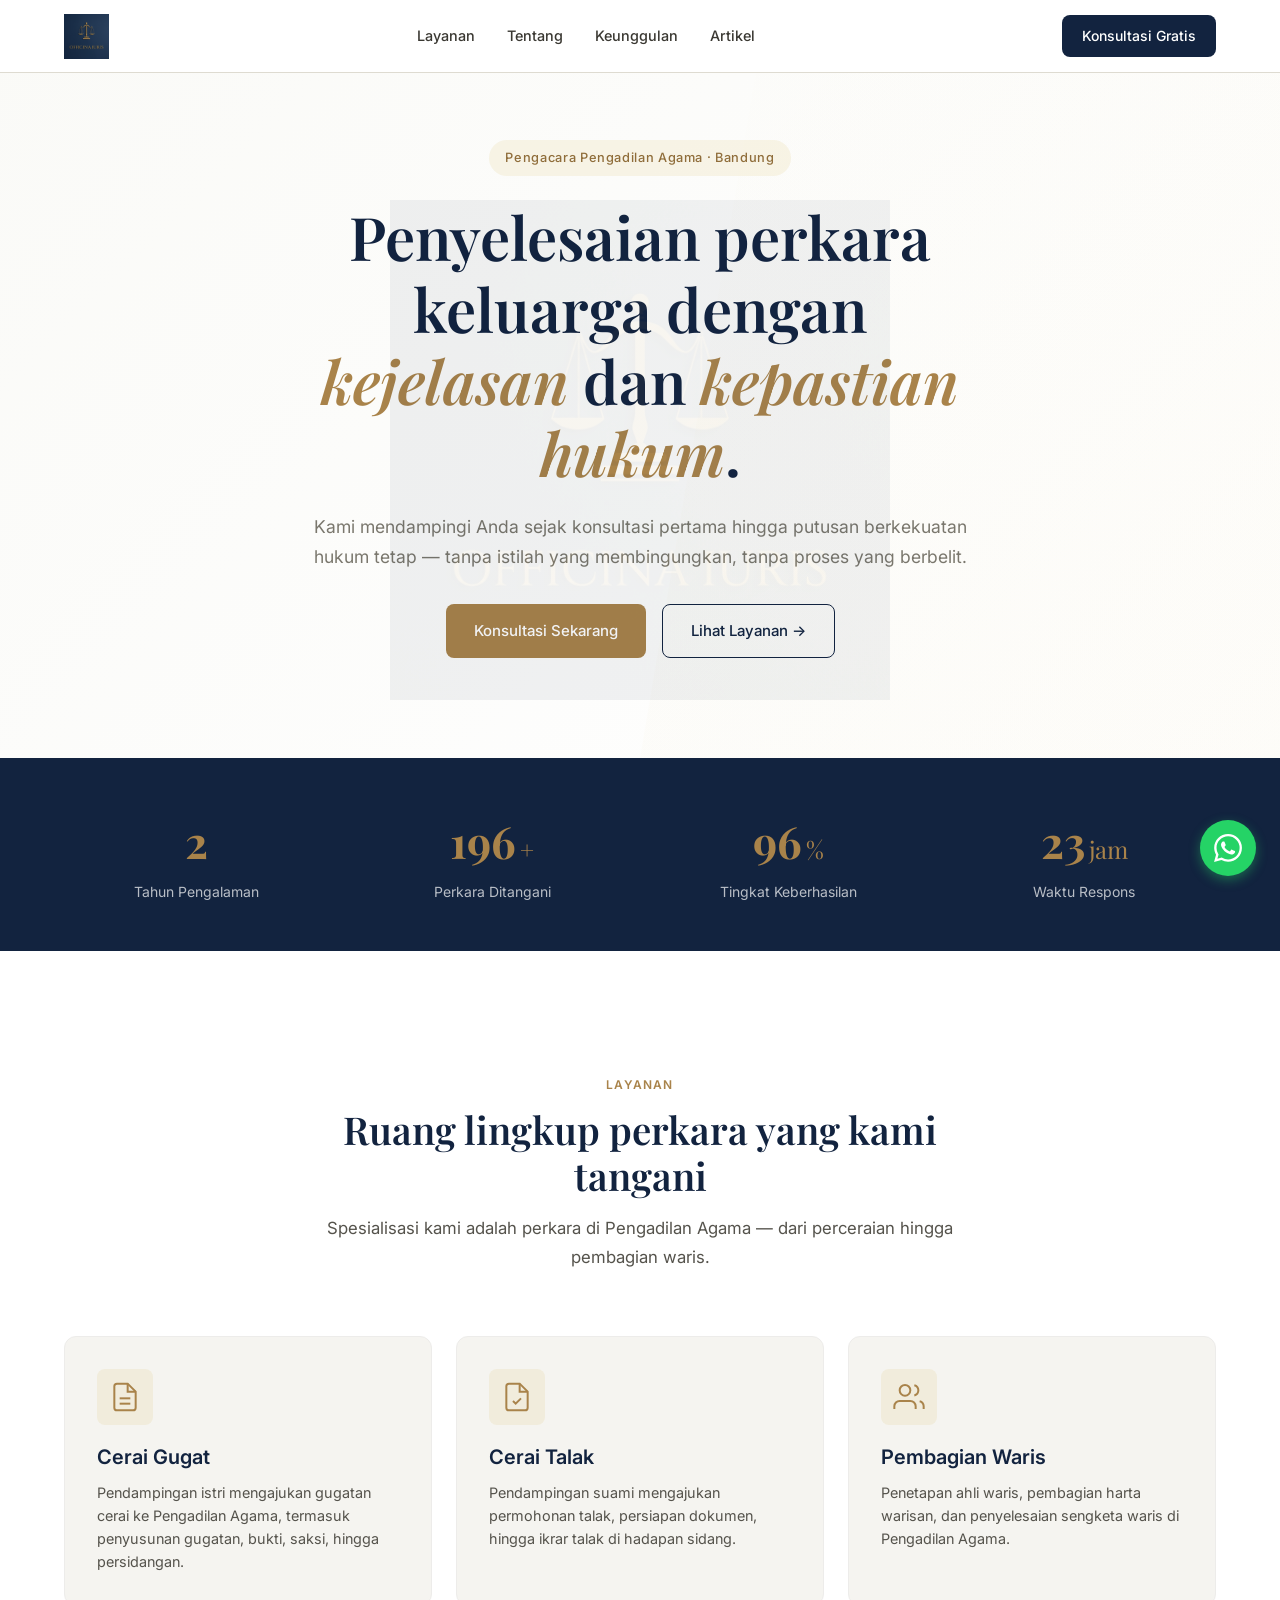
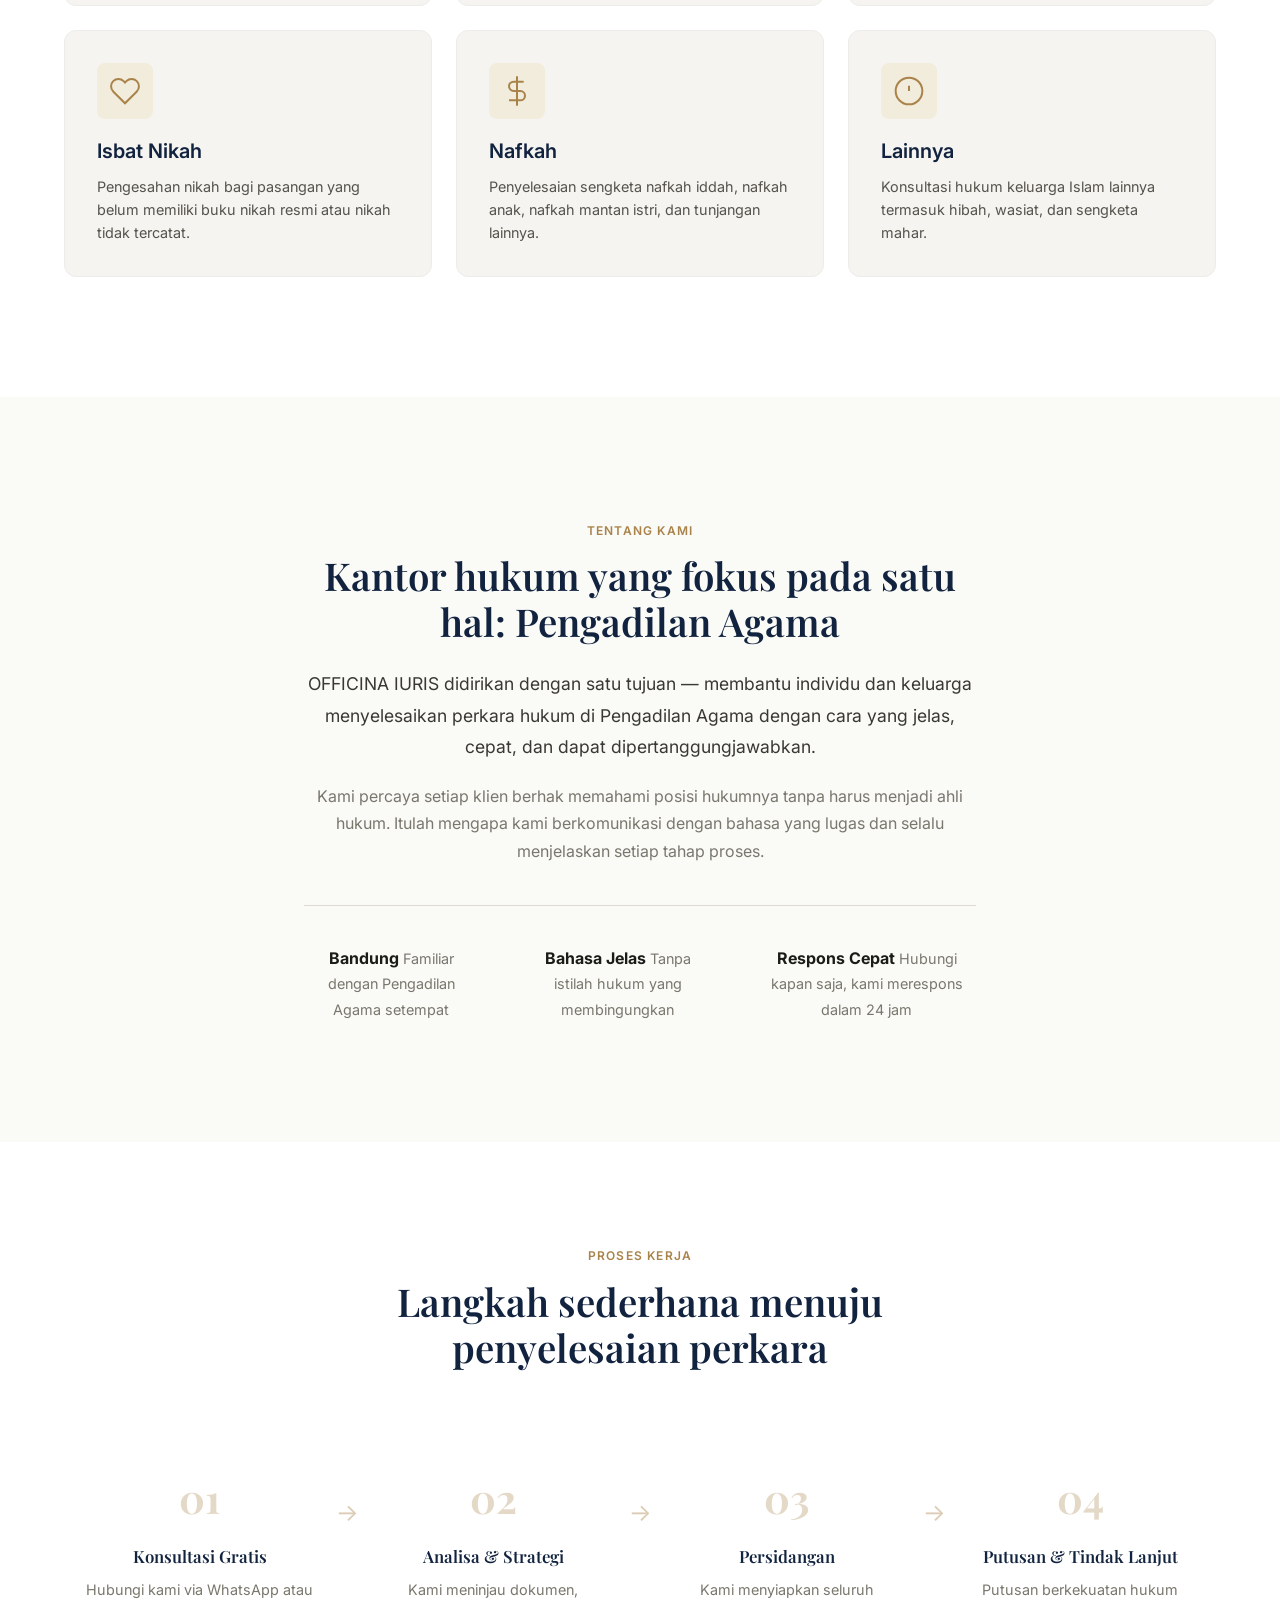
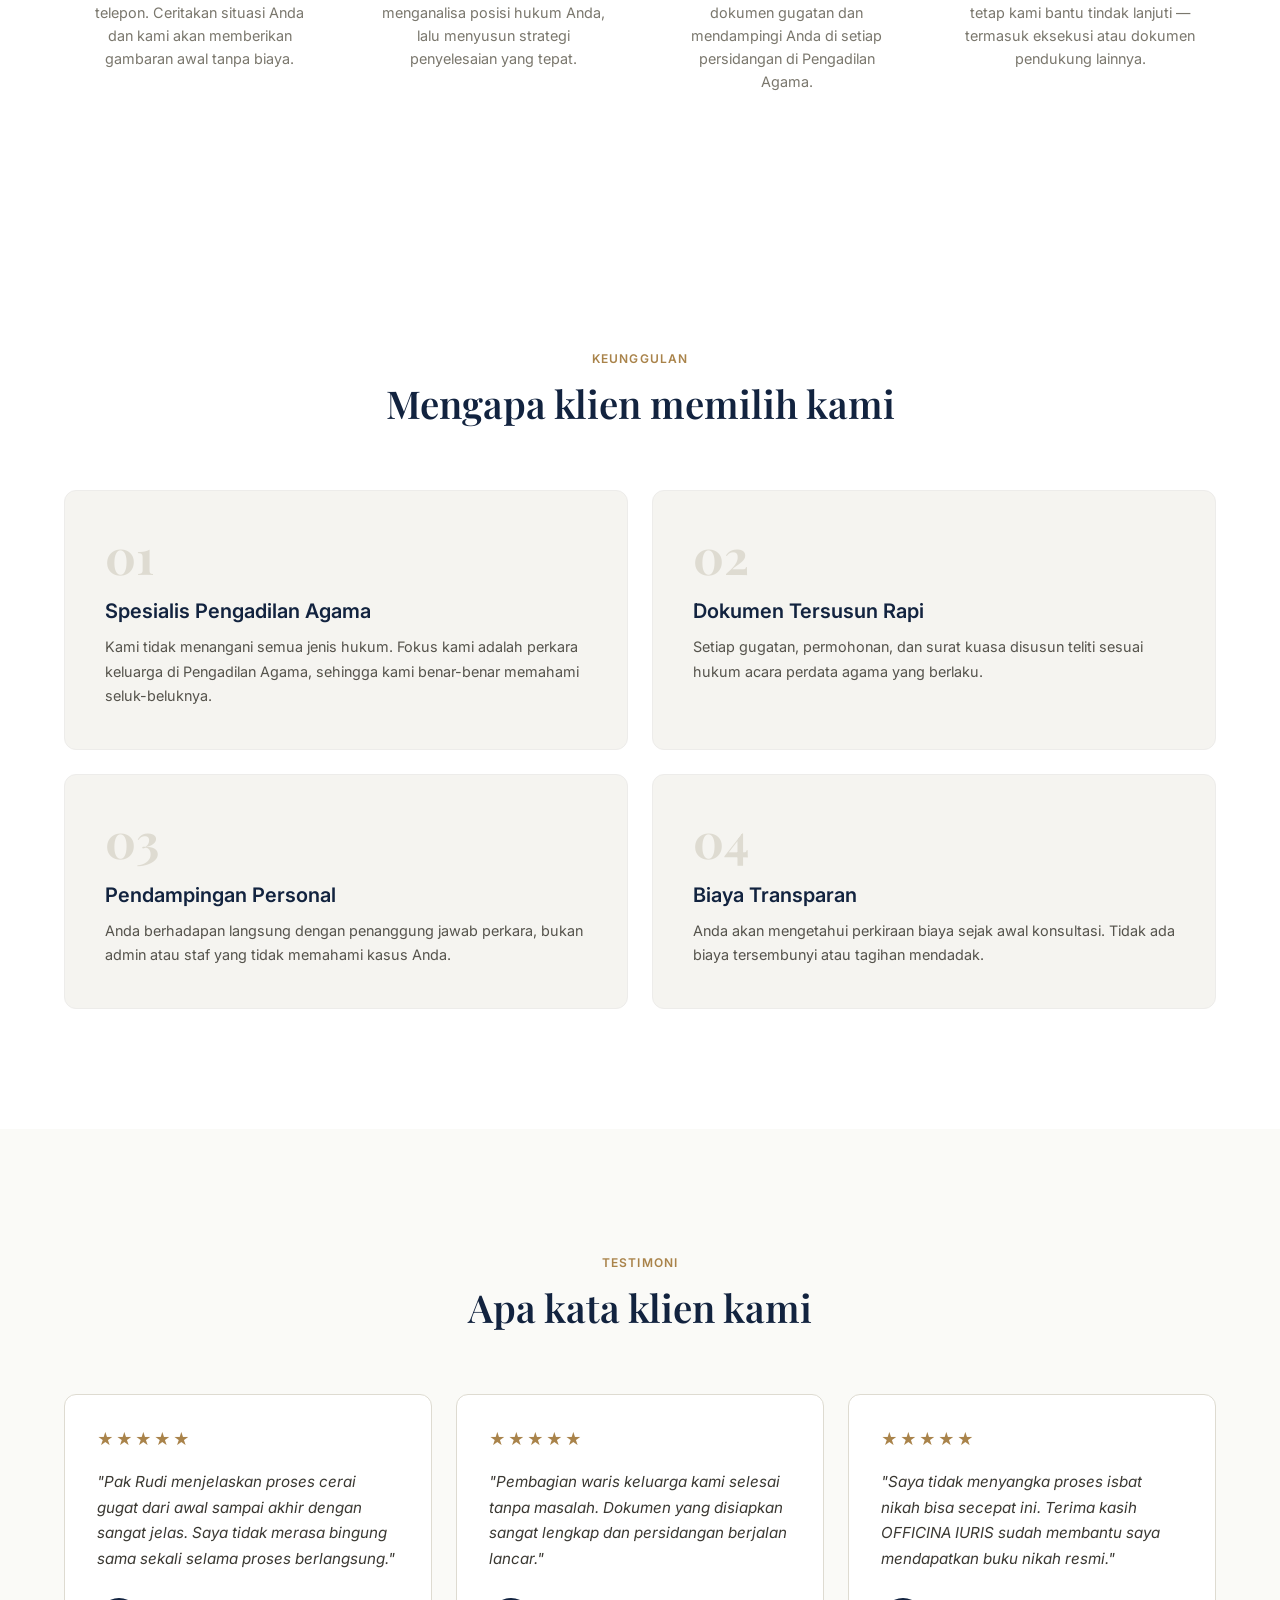
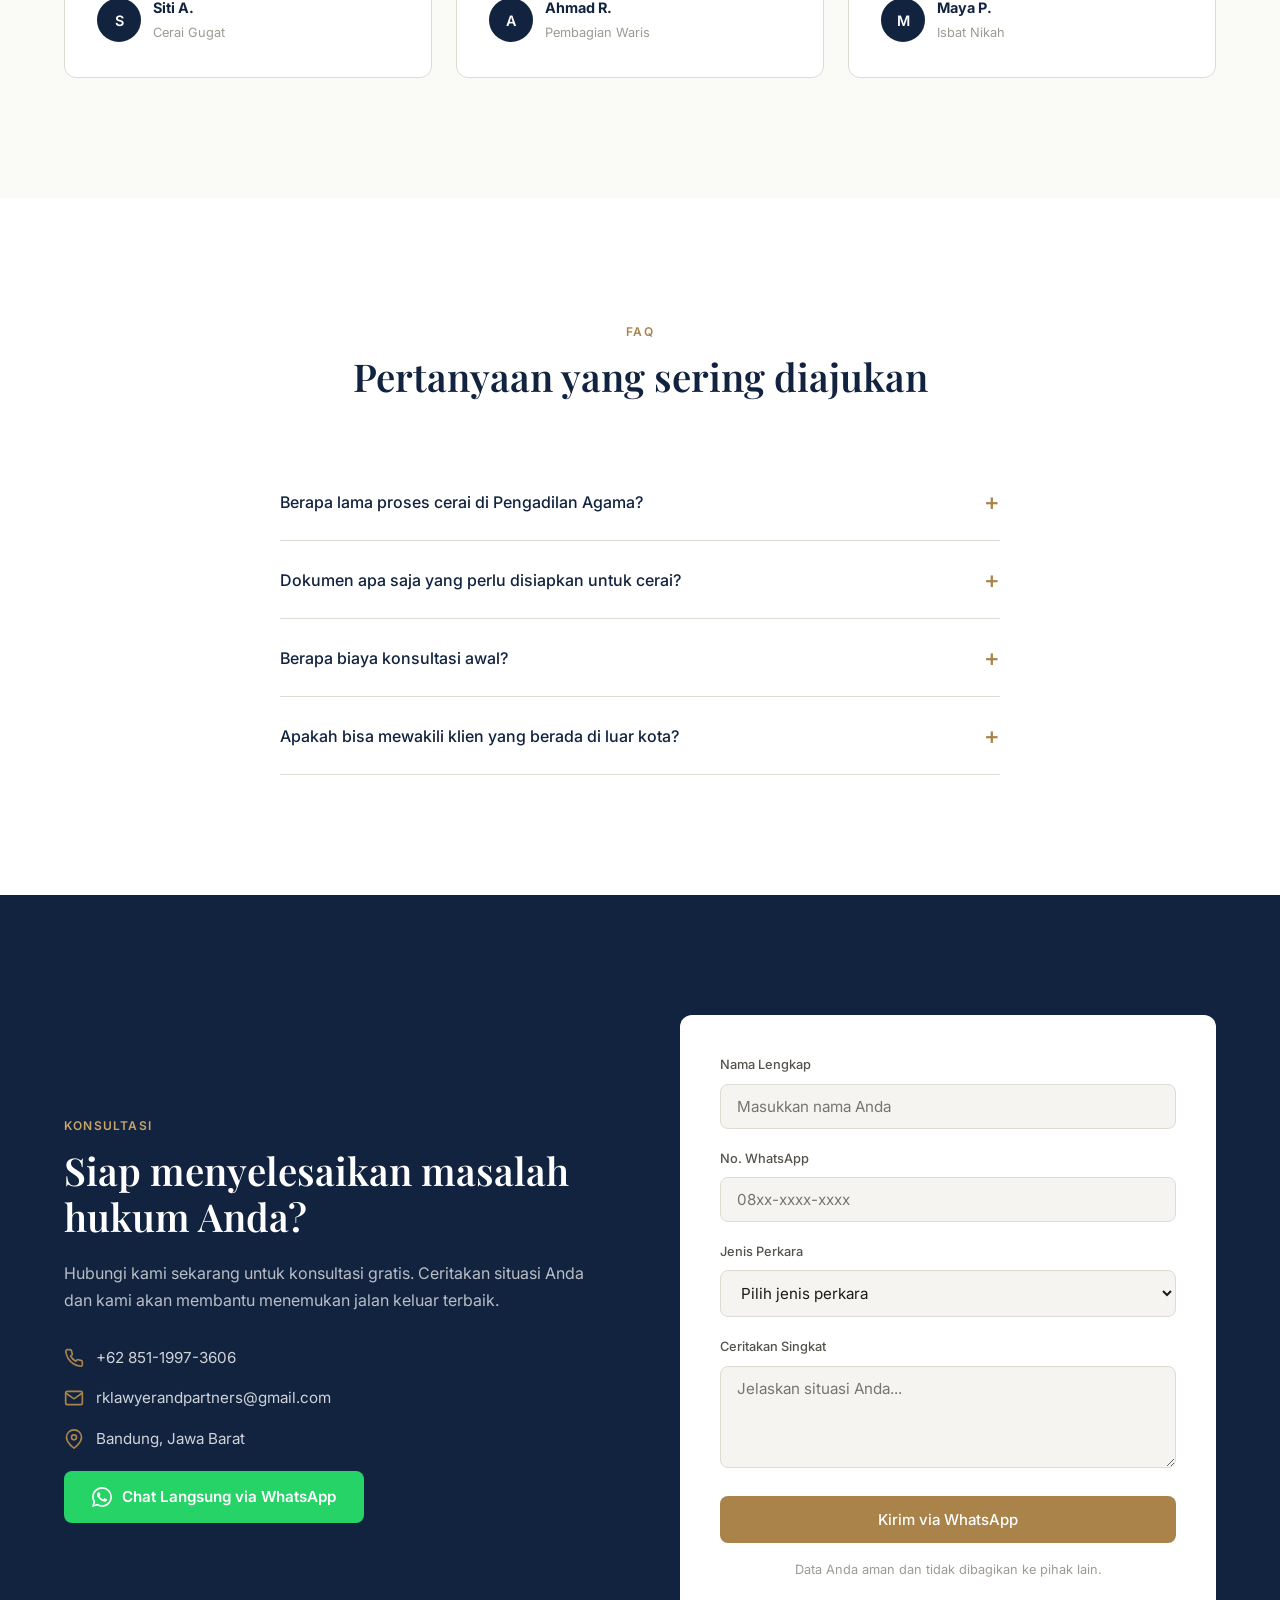
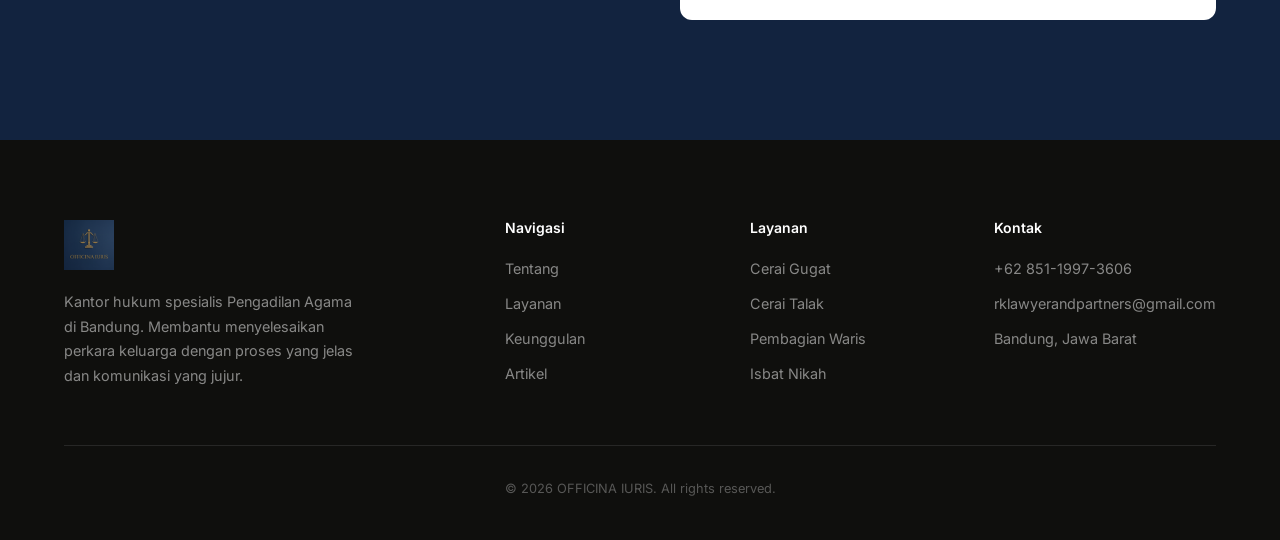
<file: index.html>
<!DOCTYPE html>
<html lang="id">
<head>
<meta charset="UTF-8">
<meta name="viewport" content="width=device-width, initial-scale=1.0">
<title>OFFICINA IURIS — Pengacara Pengadilan Agama Bandung</title>
<meta name="description" content="Kantor hukum spesialis Pengadilan Agama di Bandung. Menangani cerai gugat, cerai talak, waris, isbat nikah, dan nafkah. Konsultasi gratis.">
<meta name="robots" content="index, follow">
<meta name="author" content="OFFICINA IURIS">
<meta name="google-site-verification" content="xKV2wVbsEiU-FIHTuWw6VNLdymQatwwqtccu1oYcPVI">
<link rel="canonical" href="https://officinaiuris.github.io/">

<!-- Open Graph / Facebook -->
<meta property="og:type" content="website">
<meta property="og:url" content="https://officinaiuris.github.io/">
<meta property="og:title" content="OFFICINA IURIS — Pengacara Pengadilan Agama Bandung">
<meta property="og:description" content="Kantor hukum spesialis Pengadilan Agama di Bandung. Menangani cerai gugat, cerai talak, waris, isbat nikah, dan nafkah. Konsultasi gratis.">
<meta property="og:image" content="https://officinaiuris.github.io/Logo/Logo.png">
<meta property="og:locale" content="id_ID">

<!-- Twitter -->
<meta name="twitter:card" content="summary_large_image">
<meta name="twitter:title" content="OFFICINA IURIS — Pengacara Pengadilan Agama Bandung">
<meta name="twitter:description" content="Kantor hukum spesialis Pengadilan Agama di Bandung. Menangani cerai gugat, cerai talak, waris, isbat nikah, dan nafkah.">
<meta name="twitter:image" content="https://officinaiuris.github.io/Logo/Logo.png">

<!-- Fonts -->
<link rel="preconnect" href="https://fonts.googleapis.com">
<link rel="preconnect" href="https://fonts.gstatic.com" crossorigin>
<link href="https://fonts.googleapis.com/css2?family=Playfair+Display:ital,wght@0,400;0,600;0,700;1,400&family=Inter:wght@300;400;500;600&display=swap" rel="stylesheet">

<!-- CSS -->
<link rel="stylesheet" href="style.css">

<!-- Structured Data -->
<script type="application/ld+json">
{
  "@context": "https://schema.org",
  "@type": "LegalService",
  "name": "OFFICINA IURIS",
  "description": "Kantor hukum spesialis Pengadilan Agama di Bandung. Menangani cerai gugat, cerai talak, waris, isbat nikah, dan nafkah.",
  "url": "https://officinaiuris.github.io",
  "logo": "https://officinaiuris.github.io/Logo/Logo.png",
  "telephone": "+6285119973606",
  "email": "rklawyerandpartners@gmail.com",
  "address": {
    "@type": "PostalAddress",
    "addressLocality": "Bandung",
    "addressRegion": "Jawa Barat",
    "addressCountry": "ID"
  },
  "geo": {
    "@type": "GeoCoordinates",
    "latitude": -6.9175,
    "longitude": 107.6191
  },
  "areaServed": {
    "@type": "City",
    "name": "Bandung"
  },
  "serviceType": ["Cerai Gugat", "Cerai Talak", "Pembagian Waris", "Isbat Nikah", "Nafkah"],
  "priceRange": "$$",
  "openingHoursSpecification": [
    {
      "@type": "OpeningHoursSpecification",
      "dayOfWeek": ["Monday", "Tuesday", "Wednesday", "Thursday", "Friday"],
      "opens": "09:00",
      "closes": "17:00"
    }
  ]
}
</script>
</head>
<body>

<div class="site-watermark">
  <img src="Logo/Logo.png" alt="" class="watermark-logo">
</div>

<!-- NAVIGATION -->
<nav class="navbar">
  <div class="container nav-container">
    <a href="index.html" class="nav-logo">
      <img src="Logo/Logo.png" alt="OFFICINA IURIS" class="logo-img">
    </a>
    <ul class="nav-menu" id="navMenu">
      <li><a href="#layanan">Layanan</a></li>
      <li><a href="#tentang">Tentang</a></li>
      <li><a href="#alasan">Keunggulan</a></li>
      <li><a href="blog.html">Artikel</a></li>
    </ul>
    <a href="#konsultasi" class="nav-cta">Konsultasi Gratis</a>
    <button class="nav-toggle" id="navToggle" aria-label="Menu">
      <span></span><span></span><span></span>
    </button>
  </div>
</nav>

<!-- HERO -->
<header class="hero" id="hero">
  <div class="hero-bg"></div>
  <div class="container hero-content">
    <div class="hero-text">
      <span class="hero-badge">Pengacara Pengadilan Agama · Bandung</span>
      <h1>Penyelesaian perkara keluarga dengan <em>kejelasan</em> dan <em>kepastian hukum</em>.</h1>
      <p class="hero-desc">Kami mendampingi Anda sejak konsultasi pertama hingga putusan berkekuatan hukum tetap — tanpa istilah yang membingungkan, tanpa proses yang berbelit.</p>
      <div class="hero-actions">
        <a href="#konsultasi" class="btn btn-gold">Konsultasi Sekarang</a>
        <a href="#layanan" class="btn btn-outline">Lihat Layanan →</a>
      </div>
    </div>
  </div>
</header>

<!-- STATS BAR -->
<section class="stats">
  <div class="container stats-grid">
    <div class="stat-item">
      <span class="stat-number" data-target="3">0</span>
      <span class="stat-label">Tahun Pengalaman</span>
    </div>
    <div class="stat-item">
      <span class="stat-number" data-target="200">0</span>
      <span class="stat-suffix">+</span>
      <span class="stat-label">Perkara Ditangani</span>
    </div>
    <div class="stat-item">
      <span class="stat-number" data-target="98">0</span>
      <span class="stat-suffix">%</span>
      <span class="stat-label">Tingkat Keberhasilan</span>
    </div>
    <div class="stat-item">
      <span class="stat-number" data-target="24">0</span>
      <span class="stat-suffix">jam</span>
      <span class="stat-label">Waktu Respons</span>
    </div>
  </div>
</section>

<!-- SERVICES -->
<section class="services" id="layanan">
  <div class="container">
    <div class="section-header">
      <span class="section-tag">Layanan</span>
      <h2>Ruang lingkup perkara yang kami tangani</h2>
      <p>Spesialisasi kami adalah perkara di Pengadilan Agama — dari perceraian hingga pembagian waris.</p>
    </div>
    <div class="services-grid">
      <div class="service-card">
        <div class="service-icon">
          <svg width="32" height="32" viewBox="0 0 24 24" fill="none" stroke="currentColor" stroke-width="1.5"><path d="M14 2H6a2 2 0 0 0-2 2v16a2 2 0 0 0 2 2h12a2 2 0 0 0 2-2V8z"/><polyline points="14 2 14 8 20 8"/><line x1="16" y1="13" x2="8" y2="13"/><line x1="16" y1="17" x2="8" y2="17"/></svg>
        </div>
        <h3>Cerai Gugat</h3>
        <p>Pendampingan istri mengajukan gugatan cerai ke Pengadilan Agama, termasuk penyusunan gugatan, bukti, saksi, hingga persidangan.</p>
      </div>
      <div class="service-card">
        <div class="service-icon">
          <svg width="32" height="32" viewBox="0 0 24 24" fill="none" stroke="currentColor" stroke-width="1.5"><path d="M14 2H6a2 2 0 0 0-2 2v16a2 2 0 0 0 2 2h12a2 2 0 0 0 2-2V8z"/><polyline points="14 2 14 8 20 8"/><path d="M9 15l2 2 4-4"/></svg>
        </div>
        <h3>Cerai Talak</h3>
        <p>Pendampingan suami mengajukan permohonan talak, persiapan dokumen, hingga ikrar talak di hadapan sidang.</p>
      </div>
      <div class="service-card">
        <div class="service-icon">
          <svg width="32" height="32" viewBox="0 0 24 24" fill="none" stroke="currentColor" stroke-width="1.5"><path d="M17 21v-2a4 4 0 0 0-4-4H5a4 4 0 0 0-4 4v2"/><circle cx="9" cy="7" r="4"/><path d="M23 21v-2a4 4 0 0 0-3-3.87"/><path d="M16 3.13a4 4 0 0 1 0 7.75"/></svg>
        </div>
        <h3>Pembagian Waris</h3>
        <p>Penetapan ahli waris, pembagian harta warisan, dan penyelesaian sengketa waris di Pengadilan Agama.</p>
      </div>
      <div class="service-card">
        <div class="service-icon">
          <svg width="32" height="32" viewBox="0 0 24 24" fill="none" stroke="currentColor" stroke-width="1.5"><path d="M20.84 4.61a5.5 5.5 0 0 0-7.78 0L12 5.67l-1.06-1.06a5.5 5.5 0 0 0-7.78 7.78l1.06 1.06L12 21.23l7.78-7.78 1.06-1.06a5.5 5.5 0 0 0 0-7.78z"/></svg>
        </div>
        <h3>Isbat Nikah</h3>
        <p>Pengesahan nikah bagi pasangan yang belum memiliki buku nikah resmi atau nikah tidak tercatat.</p>
      </div>
      <div class="service-card">
        <div class="service-icon">
          <svg width="32" height="32" viewBox="0 0 24 24" fill="none" stroke="currentColor" stroke-width="1.5"><line x1="12" y1="1" x2="12" y2="23"/><path d="M17 5H9.5a3.5 3.5 0 0 0 0 7h5a3.5 3.5 0 0 1 0 7H6"/></svg>
        </div>
        <h3>Nafkah</h3>
        <p>Penyelesaian sengketa nafkah iddah, nafkah anak, nafkah mantan istri, dan tunjangan lainnya.</p>
      </div>
      <div class="service-card">
        <div class="service-icon">
          <svg width="32" height="32" viewBox="0 0 24 24" fill="none" stroke="currentColor" stroke-width="1.5"><circle cx="12" cy="12" r="10"/><line x1="12" y1="8" x2="12" y2="12"/><line x1="12" y1="16" x2="12.01" y2="16"/></svg>
        </div>
        <h3>Lainnya</h3>
        <p>Konsultasi hukum keluarga Islam lainnya termasuk hibah, wasiat, dan sengketa mahar.</p>
      </div>
    </div>
  </div>
</section>

<!-- ABOUT -->
<section class="about" id="tentang">
  <div class="container about-center">
    <span class="section-tag">Tentang Kami</span>
    <h2>Kantor hukum yang fokus pada satu hal: Pengadilan Agama</h2>
    <p class="about-lead">OFFICINA IURIS didirikan dengan satu tujuan — membantu individu dan keluarga menyelesaikan perkara hukum di Pengadilan Agama dengan cara yang jelas, cepat, dan dapat dipertanggungjawabkan.</p>
    <p class="about-desc">Kami percaya setiap klien berhak memahami posisi hukumnya tanpa harus menjadi ahli hukum. Itulah mengapa kami berkomunikasi dengan bahasa yang lugas dan selalu menjelaskan setiap tahap proses.</p>
    <div class="about-highlights">
      <div class="highlight">
        <strong>Bandung</strong>
        <span>Familiar dengan Pengadilan Agama setempat</span>
      </div>
      <div class="highlight">
        <strong>Bahasa Jelas</strong>
        <span>Tanpa istilah hukum yang membingungkan</span>
      </div>
      <div class="highlight">
        <strong>Respons Cepat</strong>
        <span>Hubungi kapan saja, kami merespons dalam 24 jam</span>
      </div>
    </div>
  </div>
</section>

<!-- PROCESS -->
<section class="process">
  <div class="container">
    <div class="section-header">
      <span class="section-tag">Proses Kerja</span>
      <h2>Langkah sederhana menuju penyelesaian perkara</h2>
    </div>
    <div class="process-grid">
      <div class="process-step">
        <div class="process-num">01</div>
        <h3>Konsultasi Gratis</h3>
        <p>Hubungi kami via WhatsApp atau telepon. Ceritakan situasi Anda dan kami akan memberikan gambaran awal tanpa biaya.</p>
      </div>
      <div class="process-arrow">→</div>
      <div class="process-step">
        <div class="process-num">02</div>
        <h3>Analisa & Strategi</h3>
        <p>Kami meninjau dokumen, menganalisa posisi hukum Anda, lalu menyusun strategi penyelesaian yang tepat.</p>
      </div>
      <div class="process-arrow">→</div>
      <div class="process-step">
        <div class="process-num">03</div>
        <h3>Persidangan</h3>
        <p>Kami menyiapkan seluruh dokumen gugatan dan mendampingi Anda di setiap persidangan di Pengadilan Agama.</p>
      </div>
      <div class="process-arrow">→</div>
      <div class="process-step">
        <div class="process-num">04</div>
        <h3>Putusan & Tindak Lanjut</h3>
        <p>Putusan berkekuatan hukum tetap kami bantu tindak lanjuti — termasuk eksekusi atau dokumen pendukung lainnya.</p>
      </div>
    </div>
  </div>
</section>

<!-- WHY CHOOSE US -->
<section class="why" id="alasan">
  <div class="container">
    <div class="section-header">
      <span class="section-tag">Keunggulan</span>
      <h2>Mengapa klien memilih kami</h2>
    </div>
    <div class="why-grid">
      <div class="why-card">
        <div class="why-num">01</div>
        <h3>Spesialis Pengadilan Agama</h3>
        <p>Kami tidak menangani semua jenis hukum. Fokus kami adalah perkara keluarga di Pengadilan Agama, sehingga kami benar-benar memahami seluk-beluknya.</p>
      </div>
      <div class="why-card">
        <div class="why-num">02</div>
        <h3>Dokumen Tersusun Rapi</h3>
        <p>Setiap gugatan, permohonan, dan surat kuasa disusun teliti sesuai hukum acara perdata agama yang berlaku.</p>
      </div>
      <div class="why-card">
        <div class="why-num">03</div>
        <h3>Pendampingan Personal</h3>
        <p>Anda berhadapan langsung dengan penanggung jawab perkara, bukan admin atau staf yang tidak memahami kasus Anda.</p>
      </div>
      <div class="why-card">
        <div class="why-num">04</div>
        <h3>Biaya Transparan</h3>
        <p>Anda akan mengetahui perkiraan biaya sejak awal konsultasi. Tidak ada biaya tersembunyi atau tagihan mendadak.</p>
      </div>
    </div>
  </div>
</section>

<!-- TESTIMONIALS -->
<section class="testimonials">
  <div class="container">
    <div class="section-header">
      <span class="section-tag">Testimoni</span>
      <h2>Apa kata klien kami</h2>
    </div>
    <div class="testimonial-grid">
      <div class="testimonial-card">
        <div class="testimonial-stars">★★★★★</div>
        <p>"Pak Rudi menjelaskan proses cerai gugat dari awal sampai akhir dengan sangat jelas. Saya tidak merasa bingung sama sekali selama proses berlangsung."</p>
        <div class="testimonial-author">
          <div class="author-avatar">S</div>
          <div>
            <strong>Siti A.</strong>
            <span>Cerai Gugat</span>
          </div>
        </div>
      </div>
      <div class="testimonial-card">
        <div class="testimonial-stars">★★★★★</div>
        <p>"Pembagian waris keluarga kami selesai tanpa masalah. Dokumen yang disiapkan sangat lengkap dan persidangan berjalan lancar."</p>
        <div class="testimonial-author">
          <div class="author-avatar">A</div>
          <div>
            <strong>Ahmad R.</strong>
            <span>Pembagian Waris</span>
          </div>
        </div>
      </div>
      <div class="testimonial-card">
        <div class="testimonial-stars">★★★★★</div>
        <p>"Saya tidak menyangka proses isbat nikah bisa secepat ini. Terima kasih OFFICINA IURIS sudah membantu saya mendapatkan buku nikah resmi."</p>
        <div class="testimonial-author">
          <div class="author-avatar">M</div>
          <div>
            <strong>Maya P.</strong>
            <span>Isbat Nikah</span>
          </div>
        </div>
      </div>
    </div>
  </div>
</section>

<!-- FAQ -->
<section class="faq">
  <div class="container">
    <div class="section-header">
      <span class="section-tag">FAQ</span>
      <h2>Pertanyaan yang sering diajukan</h2>
    </div>
    <div class="faq-list">
      <div class="faq-item">
        <button class="faq-question">
          Berapa lama proses cerai di Pengadilan Agama?
          <span class="faq-toggle">+</span>
        </button>
        <div class="faq-answer">
          <p>Durasi proses bervariasi tergantung kompleksitas kasus. Secara umum, proses cerai gugat memakan waktu 3-6 bulan, sedangkan cerai talak bisa lebih cepat karena tidak ada proses pembuktian.</p>
        </div>
      </div>
      <div class="faq-item">
        <button class="faq-question">
          Dokumen apa saja yang perlu disiapkan untuk cerai?
          <span class="faq-toggle">+</span>
        </button>
        <div class="faq-answer">
          <p>Dokumen yang umumnya diperlukan meliputi: KTP, Kartu Keluarga, Buku Nikah, Akta Kelahiran Anak (jika ada), dan bukti pendukung lainnya. Kami akan membantu menyiapkan semua dokumen yang dibutuhkan.</p>
        </div>
      </div>
      <div class="faq-item">
        <button class="faq-question">
          Berapa biaya konsultasi awal?
          <span class="faq-toggle">+</span>
        </button>
        <div class="faq-answer">
          <p>Konsultasi awal melalui WhatsApp atau telepon tidak dikenakan biaya. Untuk konsultasi mendalam di kantor, silakan hubungi kami untuk menjadwalkan janji.</p>
        </div>
      </div>
      <div class="faq-item">
        <button class="faq-question">
          Apakah bisa mewakili klien yang berada di luar kota?
          <span class="faq-toggle">+</span>
        </button>
        <div class="faq-answer">
          <p>Ya, kami sering menangani klien yang berada di luar Bandung atau bahkan luar Jawa. Komunikasi bisa dilakukan melalui video call, dan untuk persidangan kami bisa mewakili dengan surat kuasa khusus.</p>
        </div>
      </div>
    </div>
  </div>
</section>

<!-- CTA -->
<section class="cta" id="konsultasi">
  <div class="container cta-grid">
    <div class="cta-info">
      <span class="section-tag section-tag--light">Konsultasi</span>
      <h2>Siap menyelesaikan masalah hukum Anda?</h2>
      <p>Hubungi kami sekarang untuk konsultasi gratis. Ceritakan situasi Anda dan kami akan membantu menemukan jalan keluar terbaik.</p>
      <div class="cta-contact">
        <div class="contact-item">
          <svg width="20" height="20" viewBox="0 0 24 24" fill="none" stroke="currentColor" stroke-width="2"><path d="M22 16.92v3a2 2 0 0 1-2.18 2 19.79 19.79 0 0 1-8.63-3.07 19.5 19.5 0 0 1-6-6 19.79 19.79 0 0 1-3.07-8.67A2 2 0 0 1 4.11 2h3a2 2 0 0 1 2 1.72 12.84 12.84 0 0 0 .7 2.81 2 2 0 0 1-.45 2.11L8.09 9.91a16 16 0 0 0 6 6l1.27-1.27a2 2 0 0 1 2.11-.45 12.84 12.84 0 0 0 2.81.7A2 2 0 0 1 22 16.92z"/></svg>
          <span>+62 851-1997-3606</span>
        </div>
        <div class="contact-item">
          <svg width="20" height="20" viewBox="0 0 24 24" fill="none" stroke="currentColor" stroke-width="2"><path d="M4 4h16c1.1 0 2 .9 2 2v12c0 1.1-.9 2-2 2H4c-1.1 0-2-.9-2-2V6c0-1.1.9-2 2-2z"/><polyline points="22,6 12,13 2,6"/></svg>
          <span>rklawyerandpartners@gmail.com</span>
        </div>
        <div class="contact-item">
          <svg width="20" height="20" viewBox="0 0 24 24" fill="none" stroke="currentColor" stroke-width="2"><path d="M21 10c0 7-9 13-9 13s-9-6-9-13a9 9 0 0 1 18 0z"/><circle cx="12" cy="10" r="3"/></svg>
          <span>Bandung, Jawa Barat</span>
        </div>
      </div>
      <a href="https://wa.me/6285119973606?text=Halo%2C%20saya%20ingin%20konsultasi%20perkara%20Pengadilan%20Agama." class="btn btn-wa" target="_blank">
        <svg width="20" height="20" viewBox="0 0 24 24" fill="white"><path d="M17.472 14.382c-.297-.149-1.758-.867-2.03-.967-.273-.099-.471-.148-.67.15-.197.297-.767.966-.94 1.164-.173.199-.347.223-.644.075-.297-.15-1.255-.463-2.39-1.475-.883-.788-1.48-1.761-1.653-2.059-.173-.297-.018-.458.13-.606.134-.133.298-.347.446-.52.149-.174.198-.298.298-.497.099-.198.05-.371-.025-.52-.075-.149-.669-1.612-.916-2.207-.242-.579-.487-.5-.669-.51-.173-.008-.371-.01-.57-.01-.198 0-.52.074-.792.372-.272.297-1.04 1.016-1.04 2.479 0 1.462 1.065 2.875 1.213 3.074.149.198 2.096 3.2 5.077 4.487.709.306 1.262.489 1.694.625.712.227 1.36.195 1.871.118.571-.085 1.758-.719 2.006-1.413.248-.694.248-1.289.173-1.413-.074-.124-.272-.198-.57-.347m-5.421 7.403h-.004a9.87 9.87 0 01-5.031-1.378l-.361-.214-3.741.982.998-3.648-.235-.374a9.86 9.86 0 01-1.51-5.26c.001-5.45 4.436-9.884 9.888-9.884 2.64 0 5.122 1.03 6.988 2.898a9.825 9.825 0 012.893 6.994c-.003 5.45-4.437 9.884-9.885 9.884m8.413-18.297A11.815 11.815 0 0012.05 0C5.495 0 .16 5.335.157 11.892c0 2.096.547 4.142 1.588 5.945L.057 24l6.305-1.654a11.882 11.882 0 005.683 1.448h.005c6.554 0 11.89-5.335 11.893-11.893a11.821 11.821 0 00-3.48-8.413z"/></svg>
        Chat Langsung via WhatsApp
      </a>
    </div>
    <div class="cta-form-wrapper">
      <form class="cta-form" id="consultForm">
        <div class="form-group">
          <label for="name">Nama Lengkap</label>
          <input type="text" id="name" name="name" placeholder="Masukkan nama Anda" required>
        </div>
        <div class="form-group">
          <label for="phone">No. WhatsApp</label>
          <input type="tel" id="phone" name="phone" placeholder="08xx-xxxx-xxxx" required>
        </div>
        <div class="form-group">
          <label for="case">Jenis Perkara</label>
          <select id="case" name="case" required>
            <option value="" disabled selected>Pilih jenis perkara</option>
            <option value="Cerai Gugat">Cerai Gugat</option>
            <option value="Cerai Talak">Cerai Talak</option>
            <option value="Pembagian Waris">Pembagian Waris</option>
            <option value="Isbat Nikah">Isbat Nikah</option>
            <option value="Nafkah">Nafkah</option>
            <option value="Lainnya">Lainnya</option>
          </select>
        </div>
        <div class="form-group">
          <label for="message">Ceritakan Singkat</label>
          <textarea id="message" name="message" rows="4" placeholder="Jelaskan situasi Anda..."></textarea>
        </div>
        <button type="submit" class="btn btn-gold btn-full">Kirim via WhatsApp</button>
        <p class="form-disclaimer">Data Anda aman dan tidak dibagikan ke pihak lain.</p>
      </form>
    </div>
  </div>
</section>

<!-- FOOTER -->
<footer class="footer">
  <div class="container">
    <div class="footer-grid">
      <div class="footer-brand">
        <img src="Logo/Logo.png" alt="OFFICINA IURIS" class="footer-logo-img">
        <p>Kantor hukum spesialis Pengadilan Agama di Bandung. Membantu menyelesaikan perkara keluarga dengan proses yang jelas dan komunikasi yang jujur.</p>
      </div>
      <div class="footer-links">
        <h4>Navigasi</h4>
        <ul>
          <li><a href="#tentang">Tentang</a></li>
          <li><a href="#layanan">Layanan</a></li>
          <li><a href="#alasan">Keunggulan</a></li>
          <li><a href="blog.html">Artikel</a></li>
        </ul>
      </div>
      <div class="footer-links">
        <h4>Layanan</h4>
        <ul>
          <li><a href="#layanan">Cerai Gugat</a></li>
          <li><a href="#layanan">Cerai Talak</a></li>
          <li><a href="#layanan">Pembagian Waris</a></li>
          <li><a href="#layanan">Isbat Nikah</a></li>
        </ul>
      </div>
      <div class="footer-links">
        <h4>Kontak</h4>
        <ul>
          <li>+62 851-1997-3606</li>
          <li>rklawyerandpartners@gmail.com</li>
          <li>Bandung, Jawa Barat</li>
        </ul>
      </div>
    </div>
    <div class="footer-bottom">
      <p>&copy; 2026 OFFICINA IURIS. All rights reserved.</p>
    </div>
  </div>
</footer>

<!-- FLOATING WA -->
<a href="https://wa.me/6285119973606" class="wa-float" target="_blank" aria-label="Chat WhatsApp">
  <svg width="28" height="28" viewBox="0 0 24 24" fill="white"><path d="M17.472 14.382c-.297-.149-1.758-.867-2.03-.967-.273-.099-.471-.148-.67.15-.197.297-.767.966-.94 1.164-.173.199-.347.223-.644.075-.297-.15-1.255-.463-2.39-1.475-.883-.788-1.48-1.761-1.653-2.059-.173-.297-.018-.458.13-.606.134-.133.298-.347.446-.52.149-.174.198-.298.298-.497.099-.198.05-.371-.025-.52-.075-.149-.669-1.612-.916-2.207-.242-.579-.487-.5-.669-.51-.173-.008-.371-.01-.57-.01-.198 0-.52.074-.792.372-.272.297-1.04 1.016-1.04 2.479 0 1.462 1.065 2.875 1.213 3.074.149.198 2.096 3.2 5.077 4.487.709.306 1.262.489 1.694.625.712.227 1.36.195 1.871.118.571-.085 1.758-.719 2.006-1.413.248-.694.248-1.289.173-1.413-.074-.124-.272-.198-.57-.347m-5.421 7.403h-.004a9.87 9.87 0 01-5.031-1.378l-.361-.214-3.741.982.998-3.648-.235-.374a9.86 9.86 0 01-1.51-5.26c.001-5.45 4.436-9.884 9.888-9.884 2.64 0 5.122 1.03 6.988 2.898a9.825 9.825 0 012.893 6.994c-.003 5.45-4.437 9.884-9.885 9.884m8.413-18.297A11.815 11.815 0 0012.05 0C5.495 0 .16 5.335.157 11.892c0 2.096.547 4.142 1.588 5.945L.057 24l6.305-1.654a11.882 11.882 0 005.683 1.448h.005c6.554 0 11.89-5.335 11.893-11.893a11.821 11.821 0 00-3.48-8.413z"/></svg>
</a>

<script src="script.js"></script>
</body>
</html>
</file>
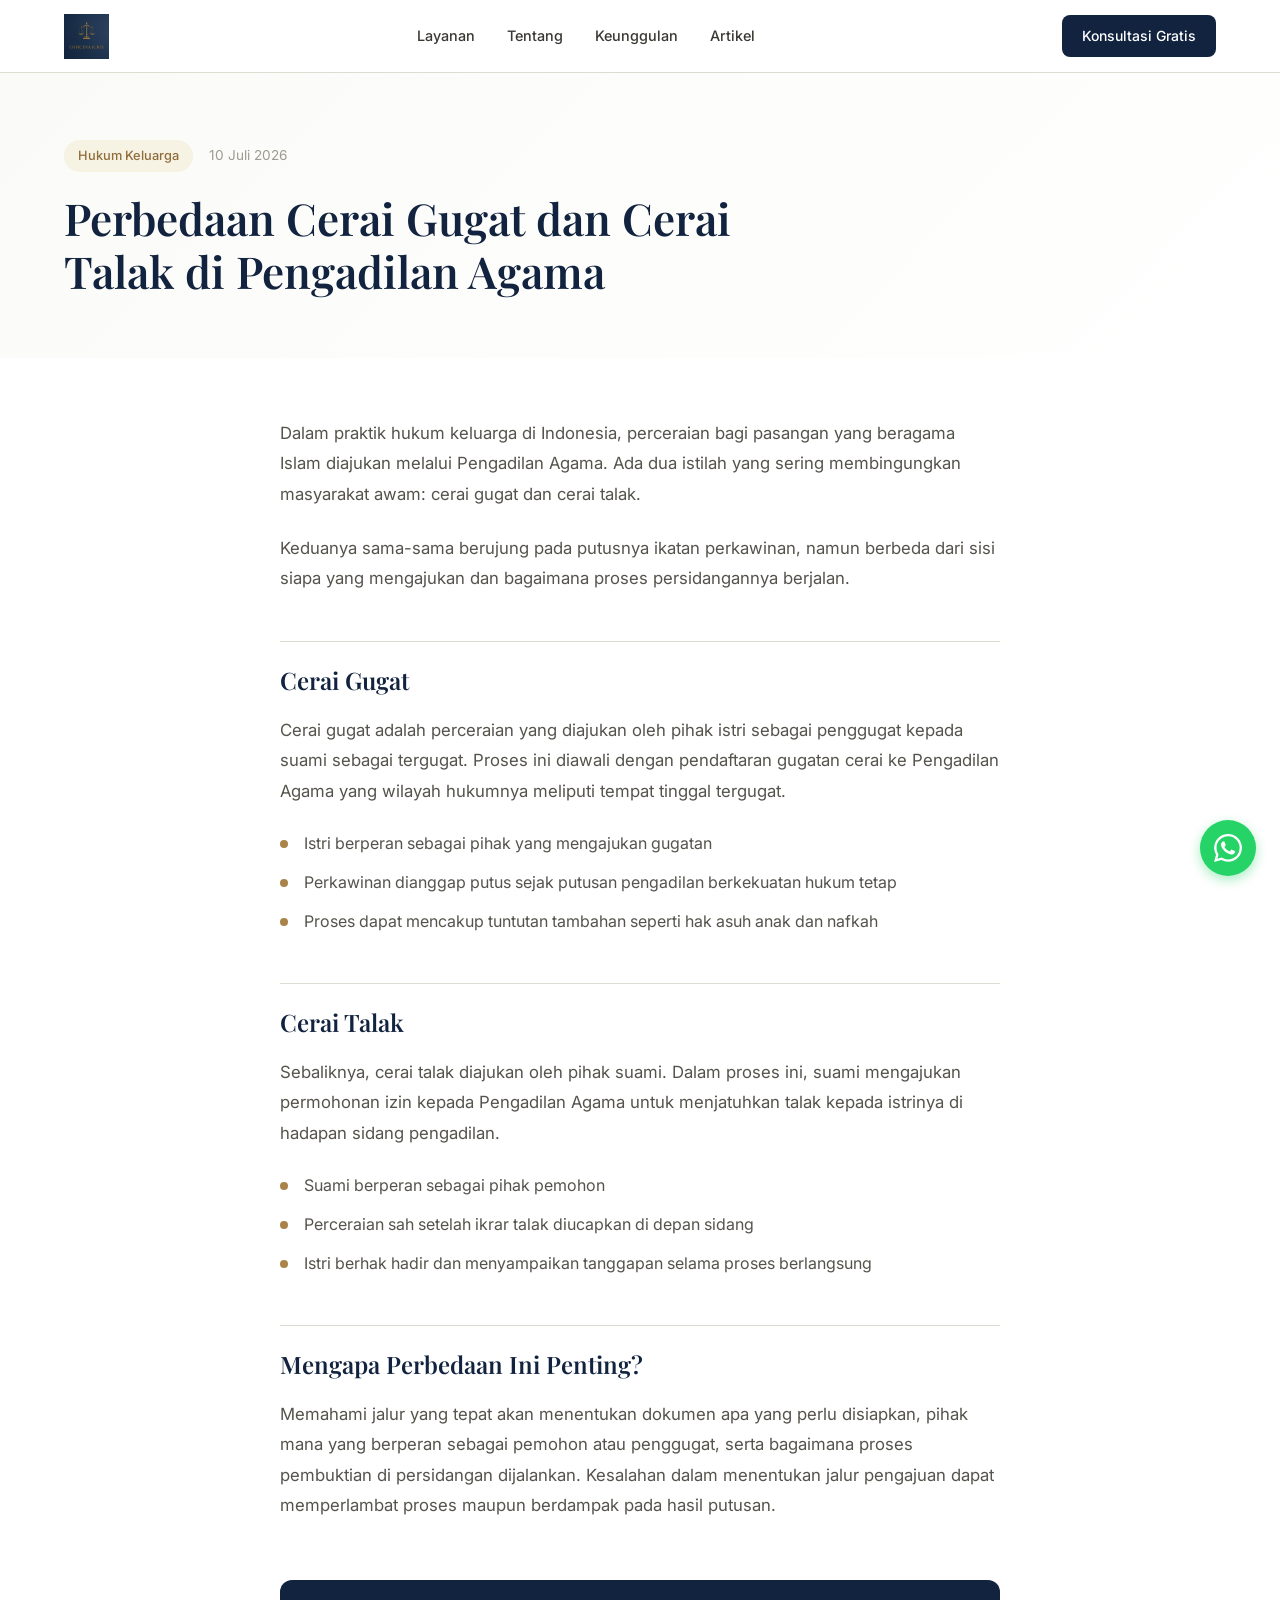
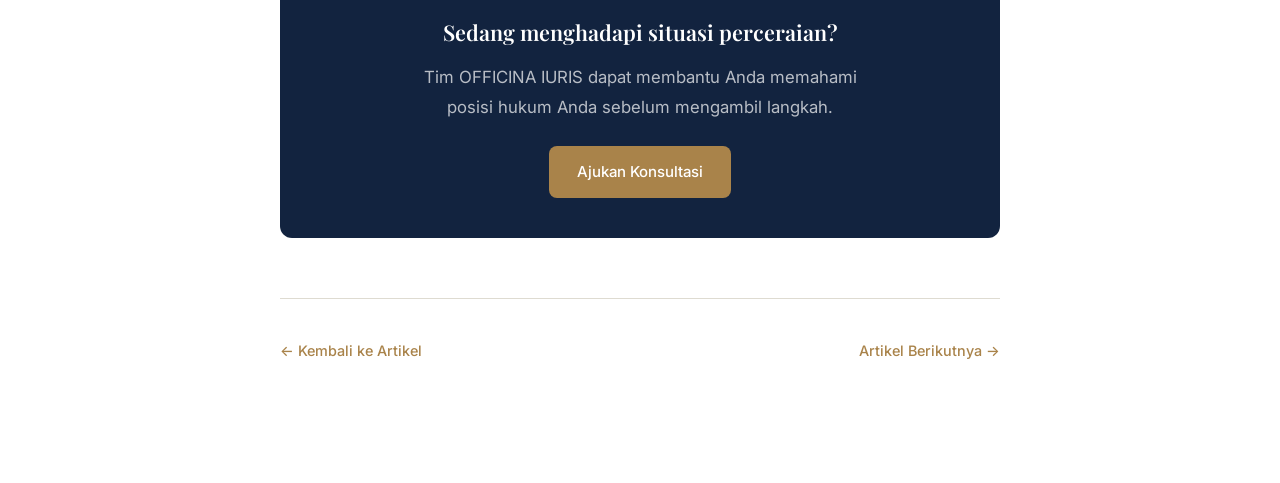
<file: blog-post.html>
<!DOCTYPE html>
<html lang="id">
<head>
<meta charset="UTF-8">
<meta name="viewport" content="width=device-width, initial-scale=1.0">
<title>Perbedaan Cerai Gugat dan Cerai Talak — OFFICINA IURIS</title>
<meta name="description" content="Memahami perbedaan cerai gugat dan cerai talak di Pengadilan Agama. Penjelasan lengkap proses, dokumen, dan konsekuensi hukumnya.">
<meta name="robots" content="index, follow">
<link rel="canonical" href="https://officinaiuris.github.io/blog-post.html">

<!-- Open Graph -->
<meta property="og:type" content="article">
<meta property="og:url" content="https://officinaiuris.github.io/blog-post.html">
<meta property="og:title" content="Perbedaan Cerai Gugat dan Cerai Talak — OFFICINA IURIS">
<meta property="og:description" content="Memahami perbedaan cerai gugat dan cerai talak di Pengadilan Agama.">
<meta property="og:image" content="https://officinaiuris.github.io/Logo/Logo.png">
<meta property="article:published_time" content="2026-07-10">

<!-- Fonts -->
<link rel="preconnect" href="https://fonts.googleapis.com">
<link rel="preconnect" href="https://fonts.gstatic.com" crossorigin>
<link href="https://fonts.googleapis.com/css2?family=Playfair+Display:ital,wght@0,400;0,600;0,700;1,400&family=Inter:wght@300;400;500;600&display=swap" rel="stylesheet">

<!-- CSS -->
<link rel="stylesheet" href="style.css">

<!-- Structured Data for Article -->
<script type="application/ld+json">
{
  "@context": "https://schema.org",
  "@type": "Article",
  "headline": "Perbedaan Cerai Gugat dan Cerai Talak di Pengadilan Agama",
  "description": "Memahami perbedaan cerai gugat dan cerai talak di Pengadilan Agama.",
  "author": {
    "@type": "Organization",
    "name": "OFFICINA IURIS"
  },
  "publisher": {
    "@type": "Organization",
    "name": "OFFICINA IURIS",
    "logo": {
      "@type": "ImageObject",
      "url": "https://officinaiuris.github.io/Logo/Logo.png"
    }
  },
  "datePublished": "2026-07-10",
  "dateModified": "2026-07-10"
}
</script>
<style>
  .post-hero {
    padding: 140px 0 60px;
    background: linear-gradient(135deg, var(--off-white) 0%, var(--white) 100%);
  }
  .post-meta {
    display: flex;
    align-items: center;
    gap: 16px;
    margin-bottom: 20px;
  }
  .post-meta .tag {
    padding: 6px 14px;
    background: rgba(201,162,39,0.1);
    color: var(--gold-dark);
    border-radius: 100px;
    font-size: 0.8rem;
    font-weight: 500;
  }
  .post-meta .date {
    color: var(--gray-400);
    font-size: 0.85rem;
  }
  .post-hero h1 {
    max-width: 700px;
    font-size: clamp(2rem, 4vw, 2.75rem);
  }

  .post-body {
    padding: 60px 0 120px;
  }
  .post-content {
    max-width: 720px;
    margin: 0 auto;
  }
  .post-content p {
    font-size: 1.05rem;
    line-height: 1.8;
    margin-bottom: 24px;
    color: var(--gray-600);
  }
  .post-content h2 {
    font-size: 1.5rem;
    margin: 48px 0 20px;
    padding-top: 24px;
    border-top: 1px solid var(--gray-200);
  }
  .post-content ul {
    margin: 0 0 24px 0;
    padding-left: 0;
  }
  .post-content li {
    position: relative;
    padding-left: 24px;
    margin-bottom: 12px;
    font-size: 1rem;
    color: var(--gray-600);
    line-height: 1.7;
  }
  .post-content li::before {
    content: '';
    position: absolute;
    left: 0;
    top: 10px;
    width: 8px;
    height: 8px;
    background: var(--gold);
    border-radius: 50%;
  }

  .post-cta {
    margin: 60px 0;
    padding: 40px;
    background: var(--navy);
    border-radius: var(--radius-lg);
    text-align: center;
  }
  .post-cta h3 {
    color: var(--white);
    font-size: 1.35rem;
    margin-bottom: 16px;
  }
  .post-cta p {
    color: rgba(255,255,255,0.7);
    margin-bottom: 24px;
    max-width: 480px;
    margin-left: auto;
    margin-right: auto;
  }

  .post-nav {
    display: flex;
    justify-content: space-between;
    padding-top: 40px;
    border-top: 1px solid var(--gray-200);
  }
  .post-nav a {
    font-size: 0.9rem;
    color: var(--gold);
    font-weight: 500;
  }
  .post-nav a:hover { text-decoration: underline; }
</style>
</head>
<body>

<!-- NAVIGATION -->
<nav class="navbar">
  <div class="container nav-container">
    <a href="index.html" class="nav-logo">
      <img src="Logo/Logo.png" alt="OFFICINA IURIS" class="logo-img">
    </a>
    <ul class="nav-menu" id="navMenu">
      <li><a href="index.html#layanan">Layanan</a></li>
      <li><a href="index.html#tentang">Tentang</a></li>
      <li><a href="index.html#alasan">Keunggulan</a></li>
      <li><a href="blog.html" class="active">Artikel</a></li>
    </ul>
    <a href="index.html#konsultasi" class="nav-cta">Konsultasi Gratis</a>
    <button class="nav-toggle" id="navToggle" aria-label="Menu">
      <span></span><span></span><span></span>
    </button>
  </div>
</nav>

<!-- POST HERO -->
<section class="post-hero">
  <div class="container">
    <div class="post-meta">
      <span class="tag">Hukum Keluarga</span>
      <span class="date">10 Juli 2026</span>
    </div>
    <h1>Perbedaan Cerai Gugat dan Cerai Talak di Pengadilan Agama</h1>
  </div>
</section>

<!-- POST BODY -->
<section class="post-body">
  <div class="container">
    <div class="post-content">
      <p>Dalam praktik hukum keluarga di Indonesia, perceraian bagi pasangan yang beragama Islam diajukan melalui Pengadilan Agama. Ada dua istilah yang sering membingungkan masyarakat awam: cerai gugat dan cerai talak.</p>

      <p>Keduanya sama-sama berujung pada putusnya ikatan perkawinan, namun berbeda dari sisi siapa yang mengajukan dan bagaimana proses persidangannya berjalan.</p>

      <h2>Cerai Gugat</h2>
      <p>Cerai gugat adalah perceraian yang diajukan oleh pihak istri sebagai penggugat kepada suami sebagai tergugat. Proses ini diawali dengan pendaftaran gugatan cerai ke Pengadilan Agama yang wilayah hukumnya meliputi tempat tinggal tergugat.</p>
      <ul>
        <li>Istri berperan sebagai pihak yang mengajukan gugatan</li>
        <li>Perkawinan dianggap putus sejak putusan pengadilan berkekuatan hukum tetap</li>
        <li>Proses dapat mencakup tuntutan tambahan seperti hak asuh anak dan nafkah</li>
      </ul>

      <h2>Cerai Talak</h2>
      <p>Sebaliknya, cerai talak diajukan oleh pihak suami. Dalam proses ini, suami mengajukan permohonan izin kepada Pengadilan Agama untuk menjatuhkan talak kepada istrinya di hadapan sidang pengadilan.</p>
      <ul>
        <li>Suami berperan sebagai pihak pemohon</li>
        <li>Perceraian sah setelah ikrar talak diucapkan di depan sidang</li>
        <li>Istri berhak hadir dan menyampaikan tanggapan selama proses berlangsung</li>
      </ul>

      <h2>Mengapa Perbedaan Ini Penting?</h2>
      <p>Memahami jalur yang tepat akan menentukan dokumen apa yang perlu disiapkan, pihak mana yang berperan sebagai pemohon atau penggugat, serta bagaimana proses pembuktian di persidangan dijalankan. Kesalahan dalam menentukan jalur pengajuan dapat memperlambat proses maupun berdampak pada hasil putusan.</p>

      <div class="post-cta">
        <h3>Sedang menghadapi situasi perceraian?</h3>
        <p>Tim OFFICINA IURIS dapat membantu Anda memahami posisi hukum Anda sebelum mengambil langkah.</p>
        <a href="index.html#konsultasi" class="btn btn-gold">Ajukan Konsultasi</a>
      </div>

      <div class="post-nav">
        <a href="blog.html">← Kembali ke Artikel</a>
        <a href="blog-post.html">Artikel Berikutnya →</a>
      </div>
    </div>
  </div>
</section>

<!-- FLOATING WA -->
<a href="https://wa.me/6285119973606" class="wa-float" target="_blank" aria-label="Chat WhatsApp">
  <svg width="28" height="28" viewBox="0 0 24 24" fill="white"><path d="M17.472 14.382c-.297-.149-1.758-.867-2.03-.967-.273-.099-.471-.148-.67.15-.197.297-.767.966-.94 1.164-.173.199-.347.223-.644.075-.297-.15-1.255-.463-2.39-1.475-.883-.788-1.48-1.761-1.653-2.059-.173-.297-.018-.458.13-.606.134-.133.298-.347.446-.52.149-.174.198-.298.298-.497.099-.198.05-.371-.025-.52-.075-.149-.669-1.612-.916-2.207-.242-.579-.487-.5-.669-.51-.173-.008-.371-.01-.57-.01-.198 0-.52.074-.792.372-.272.297-1.04 1.016-1.04 2.479 0 1.462 1.065 2.875 1.213 3.074.149.198 2.096 3.2 5.077 4.487.709.306 1.262.489 1.694.625.712.227 1.36.195 1.871.118.571-.085 1.758-.719 2.006-1.413.248-.694.248-1.289.173-1.413-.074-.124-.272-.198-.57-.347m-5.421 7.403h-.004a9.87 9.87 0 01-5.031-1.378l-.361-.214-3.741.982.998-3.648-.235-.374a9.86 9.86 0 01-1.51-5.26c.001-5.45 4.436-9.884 9.888-9.884 2.64 0 5.122 1.03 6.988 2.898a9.825 9.825 0 012.893 6.994c-.003 5.45-4.437 9.884-9.885 9.884m8.413-18.297A11.815 11.815 0 0012.05 0C5.495 0 .16 5.335.157 11.892c0 2.096.547 4.142 1.588 5.945L.057 24l6.305-1.654a11.882 11.882 0 005.683 1.448h.005c6.554 0 11.89-5.335 11.893-11.893a11.821 11.821 0 00-3.48-8.413z"/></svg>
</a>

<script src="script.js"></script>
</body>
</html>
</file>
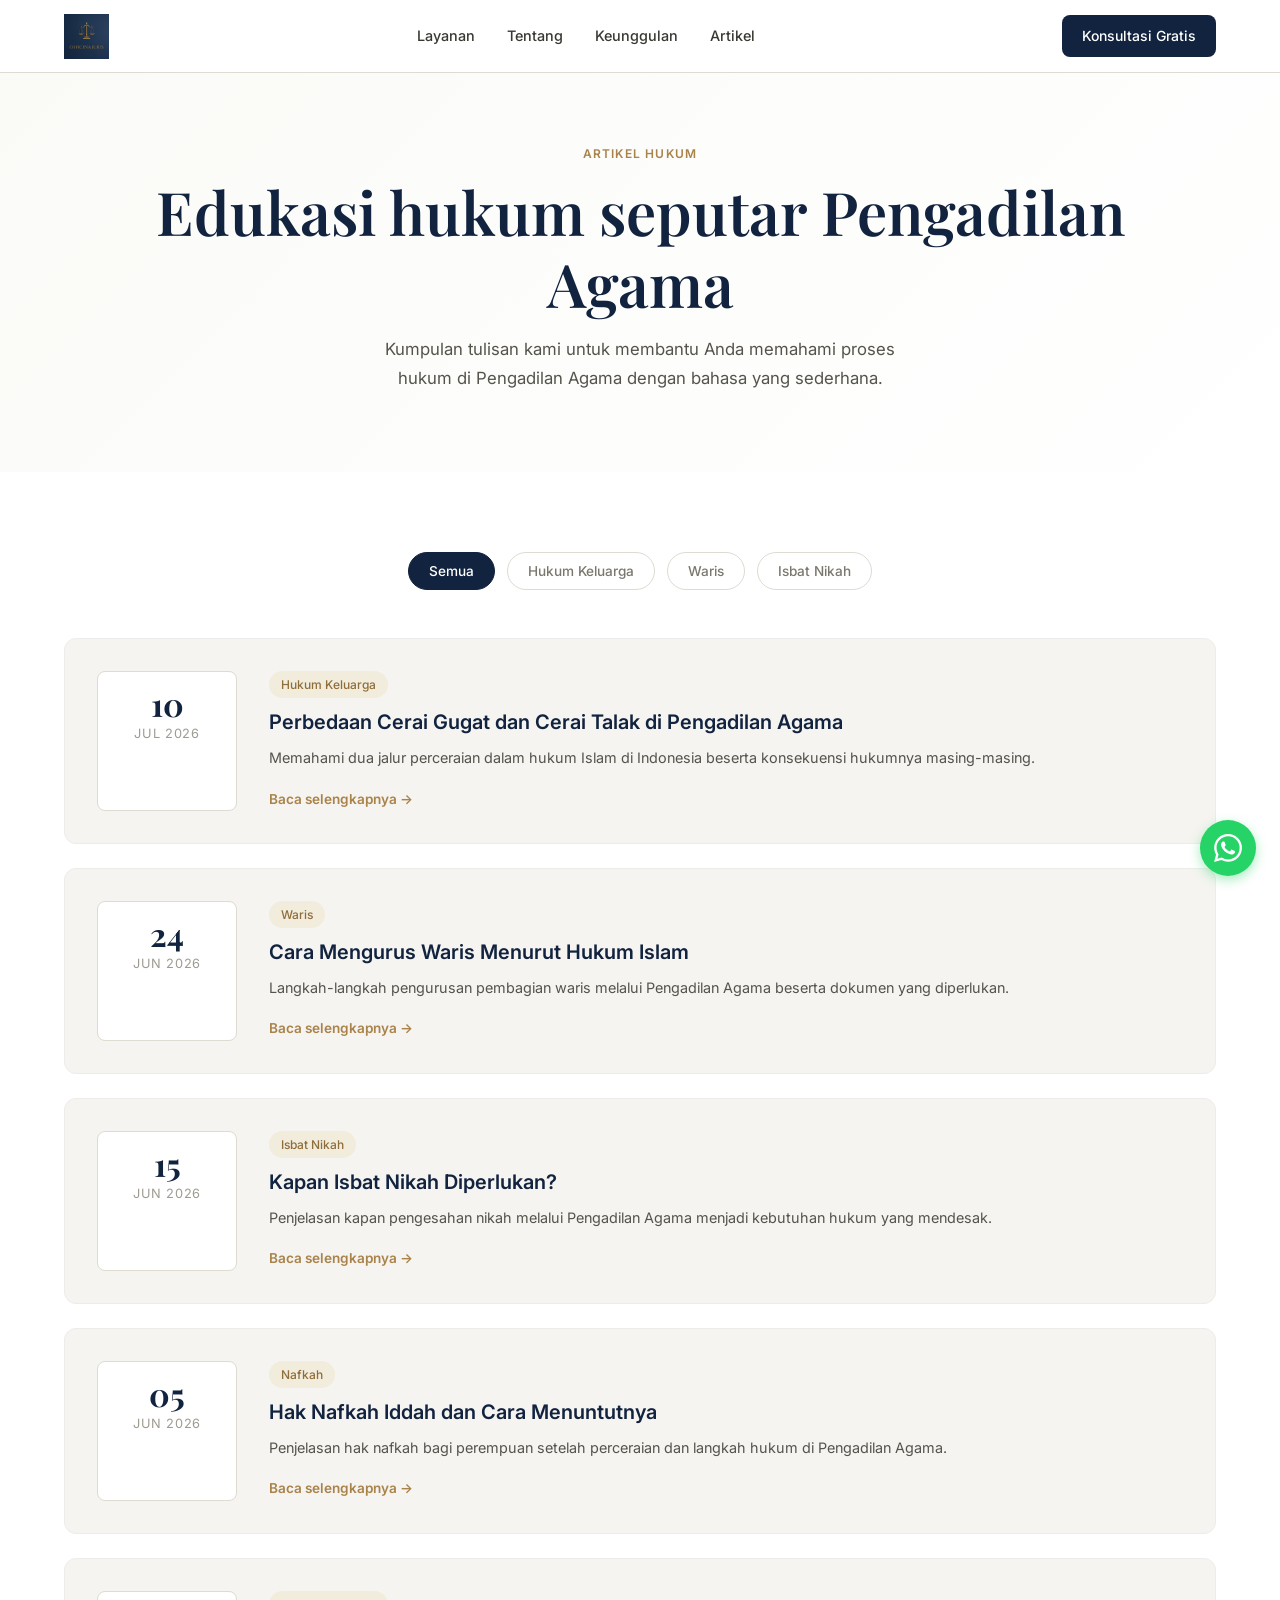
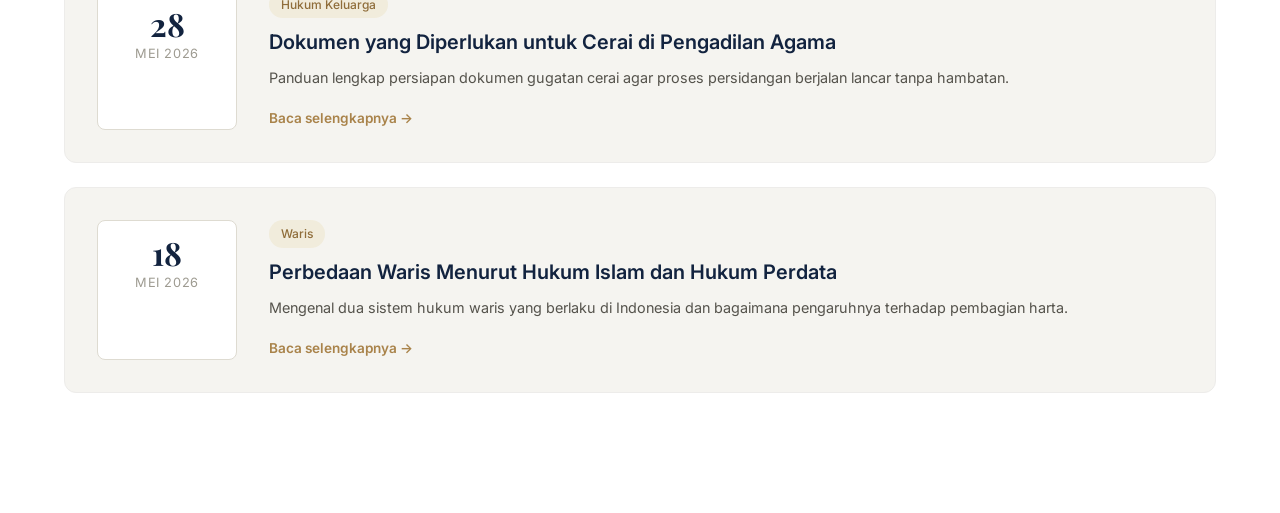
<file: blog.html>
<!DOCTYPE html>
<html lang="id">
<head>
<meta charset="UTF-8">
<meta name="viewport" content="width=device-width, initial-scale=1.0">
<title>Artikel Hukum — OFFICINA IURIS</title>
<meta name="description" content="Artikel edukasi hukum seputar Pengadilan Agama, cerai, waris, isbat nikah, dan nafkah dari OFFICINA IURIS, Bandung.">
<meta name="robots" content="index, follow">
<link rel="canonical" href="https://officinaiuris.github.io/blog.html">

<!-- Open Graph -->
<meta property="og:type" content="website">
<meta property="og:url" content="https://officinaiuris.github.io/blog.html">
<meta property="og:title" content="Artikel Hukum — OFFICINA IURIS">
<meta property="og:description" content="Artikel edukasi hukum seputar Pengadilan Agama, cerai, waris, isbat nikah, dan nafkah.">
<meta property="og:image" content="https://officinaiuris.github.io/Logo/Logo.png">

<!-- Fonts -->
<link rel="preconnect" href="https://fonts.googleapis.com">
<link rel="preconnect" href="https://fonts.gstatic.com" crossorigin>
<link href="https://fonts.googleapis.com/css2?family=Playfair+Display:ital,wght@0,400;0,600;0,700;1,400&family=Inter:wght@300;400;500;600&display=swap" rel="stylesheet">

<!-- CSS -->
<link rel="stylesheet" href="style.css">
<style>
  .page-hero {
    padding: 140px 0 80px;
    background: linear-gradient(135deg, var(--off-white) 0%, var(--white) 100%);
    text-align: center;
  }
  .page-hero h1 { margin-bottom: 16px; }
  .page-hero p { max-width: 560px; margin: 0 auto; font-size: 1.05rem; }

  .blog-section { padding: 80px 0 120px; }

  .blog-filters {
    display: flex;
    gap: 12px;
    flex-wrap: wrap;
    justify-content: center;
    margin-bottom: 48px;
  }
  .blog-filters button {
    padding: 10px 20px;
    background: transparent;
    border: 1px solid var(--gray-200);
    border-radius: 100px;
    font-family: var(--font-body);
    font-size: 0.85rem;
    font-weight: 500;
    color: var(--gray-500);
    cursor: pointer;
    transition: var(--transition);
  }
  .blog-filters button:hover,
  .blog-filters button.active {
    background: var(--navy);
    border-color: var(--navy);
    color: var(--white);
  }

  .blog-list { display: flex; flex-direction: column; gap: 24px; }

  .blog-card-row {
    display: grid;
    grid-template-columns: 140px 1fr;
    gap: 32px;
    padding: 32px;
    background: var(--gray-50);
    border-radius: var(--radius-lg);
    border: 1px solid var(--gray-100);
    transition: var(--transition);
    color: inherit;
  }
  .blog-card-row:hover {
    border-color: var(--gold);
    transform: translateX(4px);
  }

  .blog-date {
    text-align: center;
    padding: 16px;
    background: var(--white);
    border-radius: var(--radius);
    border: 1px solid var(--gray-200);
  }
  .blog-date .day {
    display: block;
    font-family: var(--font-display);
    font-size: 2rem;
    font-weight: 700;
    color: var(--navy);
    line-height: 1;
  }
  .blog-date .month {
    font-size: 0.8rem;
    color: var(--gray-400);
    text-transform: uppercase;
    letter-spacing: 0.05em;
  }

  .blog-content .blog-tag {
    display: inline-block;
    padding: 4px 12px;
    background: rgba(201,162,39,0.1);
    color: var(--gold-dark);
    border-radius: 100px;
    font-size: 0.75rem;
    font-weight: 500;
    margin-bottom: 12px;
  }
  .blog-content h3 {
    font-size: 1.25rem;
    margin-bottom: 12px;
    font-family: var(--font-body);
    font-weight: 600;
  }
  .blog-content p {
    font-size: 0.9rem;
    line-height: 1.6;
    margin-bottom: 16px;
  }
  .blog-content .read-more {
    font-size: 0.85rem;
    font-weight: 600;
    color: var(--gold);
    display: inline-flex;
    align-items: center;
    gap: 6px;
  }
  .blog-content .read-more:hover { gap: 10px; }
</style>
</head>
<body>

<!-- NAVIGATION -->
<nav class="navbar">
  <div class="container nav-container">
    <a href="index.html" class="nav-logo">
      <img src="Logo/Logo.png" alt="OFFICINA IURIS" class="logo-img">
    </a>
    <ul class="nav-menu" id="navMenu">
      <li><a href="index.html#layanan">Layanan</a></li>
      <li><a href="index.html#tentang">Tentang</a></li>
      <li><a href="index.html#alasan">Keunggulan</a></li>
      <li><a href="blog.html" class="active">Artikel</a></li>
    </ul>
    <a href="index.html#konsultasi" class="nav-cta">Konsultasi Gratis</a>
    <button class="nav-toggle" id="navToggle" aria-label="Menu">
      <span></span><span></span><span></span>
    </button>
  </div>
</nav>

<!-- PAGE HERO -->
<section class="page-hero">
  <div class="container">
    <span class="section-tag">Artikel Hukum</span>
    <h1>Edukasi hukum seputar Pengadilan Agama</h1>
    <p>Kumpulan tulisan kami untuk membantu Anda memahami proses hukum di Pengadilan Agama dengan bahasa yang sederhana.</p>
  </div>
</section>

<!-- BLOG LIST -->
<section class="blog-section">
  <div class="container">
    <div class="blog-filters">
      <button class="active" data-cat="semua">Semua</button>
      <button data-cat="keluarga">Hukum Keluarga</button>
      <button data-cat="waris">Waris</button>
      <button data-cat="nikah">Isbat Nikah</button>
    </div>

    <div class="blog-list">
      <a href="blog-post.html" class="blog-card-row" data-cat="keluarga">
        <div class="blog-date">
          <span class="day">10</span>
          <span class="month">Jul 2026</span>
        </div>
        <div class="blog-content">
          <span class="blog-tag">Hukum Keluarga</span>
          <h3>Perbedaan Cerai Gugat dan Cerai Talak di Pengadilan Agama</h3>
          <p>Memahami dua jalur perceraian dalam hukum Islam di Indonesia beserta konsekuensi hukumnya masing-masing.</p>
          <span class="read-more">Baca selengkapnya →</span>
        </div>
      </a>

      <a href="blog-post.html" class="blog-card-row" data-cat="waris">
        <div class="blog-date">
          <span class="day">24</span>
          <span class="month">Jun 2026</span>
        </div>
        <div class="blog-content">
          <span class="blog-tag">Waris</span>
          <h3>Cara Mengurus Waris Menurut Hukum Islam</h3>
          <p>Langkah-langkah pengurusan pembagian waris melalui Pengadilan Agama beserta dokumen yang diperlukan.</p>
          <span class="read-more">Baca selengkapnya →</span>
        </div>
      </a>

      <a href="blog-post.html" class="blog-card-row" data-cat="nikah">
        <div class="blog-date">
          <span class="day">15</span>
          <span class="month">Jun 2026</span>
        </div>
        <div class="blog-content">
          <span class="blog-tag">Isbat Nikah</span>
          <h3>Kapan Isbat Nikah Diperlukan?</h3>
          <p>Penjelasan kapan pengesahan nikah melalui Pengadilan Agama menjadi kebutuhan hukum yang mendesak.</p>
          <span class="read-more">Baca selengkapnya →</span>
        </div>
      </a>

      <a href="blog-post.html" class="blog-card-row" data-cat="keluarga">
        <div class="blog-date">
          <span class="day">05</span>
          <span class="month">Jun 2026</span>
        </div>
        <div class="blog-content">
          <span class="blog-tag">Nafkah</span>
          <h3>Hak Nafkah Iddah dan Cara Menuntutnya</h3>
          <p>Penjelasan hak nafkah bagi perempuan setelah perceraian dan langkah hukum di Pengadilan Agama.</p>
          <span class="read-more">Baca selengkapnya →</span>
        </div>
      </a>

      <a href="blog-post.html" class="blog-card-row" data-cat="keluarga">
        <div class="blog-date">
          <span class="day">28</span>
          <span class="month">Mei 2026</span>
        </div>
        <div class="blog-content">
          <span class="blog-tag">Hukum Keluarga</span>
          <h3>Dokumen yang Diperlukan untuk Cerai di Pengadilan Agama</h3>
          <p>Panduan lengkap persiapan dokumen gugatan cerai agar proses persidangan berjalan lancar tanpa hambatan.</p>
          <span class="read-more">Baca selengkapnya →</span>
        </div>
      </a>

      <a href="blog-post.html" class="blog-card-row" data-cat="waris">
        <div class="blog-date">
          <span class="day">18</span>
          <span class="month">Mei 2026</span>
        </div>
        <div class="blog-content">
          <span class="blog-tag">Waris</span>
          <h3>Perbedaan Waris Menurut Hukum Islam dan Hukum Perdata</h3>
          <p>Mengenal dua sistem hukum waris yang berlaku di Indonesia dan bagaimana pengaruhnya terhadap pembagian harta.</p>
          <span class="read-more">Baca selengkapnya →</span>
        </div>
      </a>
    </div>
  </div>
</section>

<!-- FLOATING WA -->
<a href="https://wa.me/6285119973606" class="wa-float" target="_blank" aria-label="Chat WhatsApp">
  <svg width="28" height="28" viewBox="0 0 24 24" fill="white"><path d="M17.472 14.382c-.297-.149-1.758-.867-2.03-.967-.273-.099-.471-.148-.67.15-.197.297-.767.966-.94 1.164-.173.199-.347.223-.644.075-.297-.15-1.255-.463-2.39-1.475-.883-.788-1.48-1.761-1.653-2.059-.173-.297-.018-.458.13-.606.134-.133.298-.347.446-.52.149-.174.198-.298.298-.497.099-.198.05-.371-.025-.52-.075-.149-.669-1.612-.916-2.207-.242-.579-.487-.5-.669-.51-.173-.008-.371-.01-.57-.01-.198 0-.52.074-.792.372-.272.297-1.04 1.016-1.04 2.479 0 1.462 1.065 2.875 1.213 3.074.149.198 2.096 3.2 5.077 4.487.709.306 1.262.489 1.694.625.712.227 1.36.195 1.871.118.571-.085 1.758-.719 2.006-1.413.248-.694.248-1.289.173-1.413-.074-.124-.272-.198-.57-.347m-5.421 7.403h-.004a9.87 9.87 0 01-5.031-1.378l-.361-.214-3.741.982.998-3.648-.235-.374a9.86 9.86 0 01-1.51-5.26c.001-5.45 4.436-9.884 9.888-9.884 2.64 0 5.122 1.03 6.988 2.898a9.825 9.825 0 012.893 6.994c-.003 5.45-4.437 9.884-9.885 9.884m8.413-18.297A11.815 11.815 0 0012.05 0C5.495 0 .16 5.335.157 11.892c0 2.096.547 4.142 1.588 5.945L.057 24l6.305-1.654a11.882 11.882 0 005.683 1.448h.005c6.554 0 11.89-5.335 11.893-11.893a11.821 11.821 0 00-3.48-8.413z"/></svg>
</a>

<script src="script.js"></script>
</body>
</html>
</file>
<file: style.css>
/* ==========================================================================
   OFFICINA IURIS — Complete Redesign
   Modern, Premium Law Firm Website
   ========================================================================== */

/* ---------- Reset & Variables ---------- */
:root {
  --navy: #12233F;
  --navy-light: #1a3358;
  --gold: #A9834A;
  --gold-dark: #8f6d3a;
  --gold-light: #c9a468;
  --white: #ffffff;
  --off-white: #FAFAF7;
  --gray-50: #F5F4F0;
  --gray-100: #EDECEA;
  --gray-200: #DEDBD1;
  --gray-300: #C5C2B8;
  --gray-400: #9E9B91;
  --gray-500: #7A776D;
  --gray-600: #55534C;
  --gray-700: #3A3832;
  --gray-800: #1B1B18;
  --gray-900: #0F0F0D;

  --font-display: 'Playfair Display', Georgia, serif;
  --font-body: 'Inter', -apple-system, BlinkMacSystemFont, sans-serif;

  --shadow-sm: 0 1px 2px rgba(0,0,0,0.05);
  --shadow: 0 4px 6px -1px rgba(0,0,0,0.1), 0 2px 4px -1px rgba(0,0,0,0.06);
  --shadow-lg: 0 10px 15px -3px rgba(0,0,0,0.1), 0 4px 6px -2px rgba(0,0,0,0.05);
  --shadow-xl: 0 20px 25px -5px rgba(0,0,0,0.1), 0 10px 10px -5px rgba(0,0,0,0.04);

  --radius: 8px;
  --radius-lg: 12px;
  --transition: all 0.3s ease;
}

*, *::before, *::after { box-sizing: border-box; margin: 0; padding: 0; }

html { scroll-behavior: smooth; scroll-padding-top: 80px; }

body {
  font-family: var(--font-body);
  color: var(--gray-800);
  background: var(--white);
  line-height: 1.6;
  -webkit-font-smoothing: antialiased;
}

img { max-width: 100%; height: auto; display: block; }
a { color: inherit; text-decoration: none; }
ul { list-style: none; }

.container {
  max-width: 1200px;
  margin: 0 auto;
  padding: 0 24px;
}

section, footer {
  position: relative;
  z-index: 1;
}

/* ---------- Typography ---------- */
h1, h2, h3, h4 {
  font-family: var(--font-display);
  color: var(--navy);
  line-height: 1.2;
  font-weight: 600;
}

h1 { font-size: clamp(2.5rem, 5vw, 3.75rem); }
h2 { font-size: clamp(1.75rem, 3vw, 2.5rem); }
h3 { font-size: 1.25rem; }

p { color: var(--gray-600); line-height: 1.7; }

em {
  font-style: italic;
  color: var(--gold);
}

/* ---------- Buttons ---------- */
.btn {
  display: inline-flex;
  align-items: center;
  justify-content: center;
  gap: 8px;
  padding: 14px 28px;
  font-family: var(--font-body);
  font-size: 15px;
  font-weight: 500;
  border-radius: var(--radius);
  border: none;
  cursor: pointer;
  transition: var(--transition);
  text-decoration: none;
}

.btn-gold {
  background: var(--gold);
  color: var(--white);
}
.btn-gold:hover {
  background: var(--gold-dark);
  transform: translateY(-2px);
  box-shadow: var(--shadow-lg);
}

.btn-outline {
  background: transparent;
  color: var(--navy);
  border: 1.5px solid var(--navy);
}
.btn-outline:hover {
  background: var(--navy);
  color: var(--white);
}

.btn-full { width: 100%; }

.btn-wa {
  display: inline-flex;
  align-items: center;
  gap: 10px;
  padding: 14px 28px;
  background: #25D366;
  color: var(--white);
  border-radius: var(--radius);
  font-weight: 600;
  font-size: 0.95rem;
  margin-top: 20px;
  transition: var(--transition);
}
.btn-wa:hover {
  background: #1da851;
  transform: translateY(-2px);
  box-shadow: 0 4px 15px rgba(37,211,102,0.4);
}

/* ---------- Section Tags ---------- */
.section-tag {
  display: inline-block;
  font-size: 0.75rem;
  font-weight: 600;
  letter-spacing: 0.1em;
  text-transform: uppercase;
  color: var(--gold);
  margin-bottom: 12px;
}
.section-tag--light { color: var(--gold-light); }

.section-header {
  text-align: center;
  max-width: 640px;
  margin: 0 auto 64px;
}
.section-header h2 { margin-bottom: 16px; }
.section-header p { font-size: 1.05rem; }

/* ---------- Navigation ---------- */
.navbar {
  position: fixed;
  top: 0;
  left: 0;
  right: 0;
  z-index: 1000;
  background: rgba(255,255,255,0.95);
  backdrop-filter: blur(10px);
  border-bottom: 1px solid var(--gray-200);
  transition: var(--transition);
}

.nav-container {
  display: flex;
  align-items: center;
  justify-content: space-between;
  height: 72px;
}

.nav-logo img {
  height: 45px;
  width: auto;
}

.logo-img {
  height: 45px;
  width: auto;
  object-fit: contain;
}

.footer-logo-img {
  height: 50px;
  width: auto;
  margin-bottom: 20px;
}

.hero-logo-wrap {
  animation: float 8s ease-in-out infinite;
}
.hero-logo-img {
  width: 220px;
  height: auto;
  opacity: 0.85;
}

.nav-menu {
  display: flex;
  gap: 32px;
}

.nav-menu a {
  font-size: 0.9rem;
  font-weight: 500;
  color: var(--gray-700);
  transition: var(--transition);
}
.nav-menu a:hover { color: var(--gold); }

.nav-cta {
  padding: 10px 20px;
  background: var(--navy);
  color: var(--white);
  border-radius: var(--radius);
  font-size: 0.875rem;
  font-weight: 500;
  transition: var(--transition);
}
.nav-cta:hover {
  background: var(--navy-light);
  transform: translateY(-1px);
}

.nav-toggle {
  display: none;
  flex-direction: column;
  gap: 5px;
  background: none;
  border: none;
  cursor: pointer;
  padding: 8px;
}
.nav-toggle span {
  width: 24px;
  height: 2px;
  background: var(--navy);
  transition: var(--transition);
}

/* ---------- Hero ---------- */
.hero {
  position: relative;
  padding: 140px 0 100px;
  overflow: hidden;
  background: linear-gradient(135deg, var(--off-white) 0%, var(--white) 100%);
}

.hero-bg {
  position: absolute;
  top: 0;
  right: 0;
  width: 50%;
  height: 100%;
  background: linear-gradient(135deg, transparent 0%, rgba(201,162,39,0.03) 100%);
  clip-path: polygon(20% 0, 100% 0, 100% 100%, 0% 100%);
}

.hero-content {
  text-align: center;
  max-width: 720px;
  margin: 0 auto;
  position: relative;
  z-index: 2;
}

.site-watermark {
  position: fixed;
  top: 50%;
  left: 50%;
  transform: translate(-50%, -50%);
  z-index: 9999;
  pointer-events: none;
  width: 100vw;
  height: 100vh;
  display: flex;
  align-items: center;
  justify-content: center;
}
.watermark-logo {
  width: 500px;
  height: auto;
  opacity: 0.06;
}

.hero-badge {
  display: inline-block;
  padding: 8px 16px;
  background: rgba(201,162,39,0.1);
  color: var(--gold-dark);
  border-radius: 100px;
  font-size: 0.8rem;
  font-weight: 500;
  letter-spacing: 0.05em;
  margin-bottom: 24px;
}

.hero-text h1 {
  margin-bottom: 24px;
}

.hero-desc {
  font-size: 1.1rem;
  color: var(--gray-500);
  margin-bottom: 32px;
  max-width: 480px;
}

.hero-actions {
  display: flex;
  gap: 16px;
  justify-content: center;
  flex-wrap: wrap;
}

.hero-desc {
  max-width: 100%;
}

@keyframes float {
  0%, 100% { transform: translateY(0); }
  50% { transform: translateY(-20px); }
}

/* ---------- Stats ---------- */
.stats {
  background: var(--navy);
  padding: 48px 0;
}

.stats-grid {
  display: grid;
  grid-template-columns: repeat(4, 1fr);
  gap: 32px;
  text-align: center;
}

.stat-item { color: var(--white); }

.stat-number {
  font-family: var(--font-display);
  font-size: 2.75rem;
  font-weight: 700;
  color: var(--gold);
  display: inline;
}

.stat-suffix {
  font-family: var(--font-display);
  font-size: 1.5rem;
  color: var(--gold);
}

.stat-label {
  display: block;
  font-size: 0.875rem;
  color: rgba(255,255,255,0.7);
  margin-top: 4px;
}

/* ---------- Services ---------- */
.services {
  padding: 120px 0;
  background: var(--white);
}

.services-grid {
  display: grid;
  grid-template-columns: repeat(3, 1fr);
  gap: 24px;
}

.service-card {
  padding: 32px;
  background: var(--gray-50);
  border-radius: var(--radius-lg);
  border: 1px solid var(--gray-100);
  transition: var(--transition);
}
.service-card:hover {
  border-color: var(--gold);
  transform: translateY(-4px);
  box-shadow: var(--shadow-lg);
}

.service-icon {
  width: 56px;
  height: 56px;
  display: flex;
  align-items: center;
  justify-content: center;
  background: rgba(201,162,39,0.1);
  color: var(--gold);
  border-radius: var(--radius);
  margin-bottom: 20px;
}

.service-card h3 {
  margin-bottom: 12px;
  font-family: var(--font-body);
  font-weight: 600;
}

.service-card p {
  font-size: 0.9rem;
  line-height: 1.6;
}

/* ---------- About ---------- */
.about {
  padding: 120px 0;
  background: var(--off-white);
}

.about-center {
  text-align: center;
  max-width: 720px;
  margin: 0 auto;
}

.about-center h2 { margin-bottom: 24px; }

.about-lead {
  font-size: 1.1rem;
  color: var(--gray-700);
  line-height: 1.8;
  margin-bottom: 20px;
}

.about-desc {
  font-size: 1rem;
  color: var(--gray-500);
  line-height: 1.7;
  margin-bottom: 32px;
}

.about-highlights {
  display: flex;
  justify-content: center;
  gap: 48px;
  margin-top: 40px;
  padding-top: 40px;
  border-top: 1px solid var(--gray-200);
}

.highlight {
  text-align: center;
}
}
.highlight strong {
  min-width: 100px;
  color: var(--navy);
  font-size: 0.9rem;
}
.highlight span {
  color: var(--gray-500);
  font-size: 0.9rem;
}

/* ---------- Process ---------- */
.process {
  padding: 100px 0;
  background: var(--white);
}

.process-grid {
  display: flex;
  align-items: flex-start;
  gap: 0;
  margin-top: 48px;
}

.process-step {
  flex: 1;
  text-align: center;
  padding: 32px 20px;
}

.process-num {
  font-family: var(--font-display);
  font-size: 2.5rem;
  font-weight: 700;
  color: var(--gold);
  opacity: 0.3;
  margin-bottom: 16px;
}

.process-step h3 {
  font-size: 1.05rem;
  margin-bottom: 12px;
}

.process-step p {
  font-size: 0.9rem;
  color: var(--gray-500);
  line-height: 1.6;
}

.process-arrow {
  font-size: 1.5rem;
  color: var(--gold);
  opacity: 0.4;
  padding-top: 60px;
  flex-shrink: 0;
}

/* ---------- Why ---------- */
.why {
  padding: 120px 0;
  background: var(--white);
}

.why-grid {
  display: grid;
  grid-template-columns: repeat(2, 1fr);
  gap: 24px;
}

.why-card {
  padding: 40px;
  background: var(--gray-50);
  border-radius: var(--radius-lg);
  border: 1px solid var(--gray-100);
  transition: var(--transition);
}
.why-card:hover {
  border-color: var(--gold);
}

.why-num {
  font-family: var(--font-display);
  font-size: 3rem;
  font-weight: 700;
  color: var(--gray-200);
  line-height: 1;
  margin-bottom: 20px;
}

.why-card h3 {
  font-family: var(--font-body);
  font-weight: 600;
  margin-bottom: 12px;
}

.why-card p {
  font-size: 0.9rem;
  line-height: 1.7;
}

/* ---------- Testimonials ---------- */
.testimonials {
  padding: 120px 0;
  background: var(--off-white);
}

.testimonial-grid {
  display: grid;
  grid-template-columns: repeat(3, 1fr);
  gap: 24px;
}

.testimonial-card {
  padding: 32px;
  background: var(--white);
  border-radius: var(--radius-lg);
  border: 1px solid var(--gray-200);
}

.testimonial-stars {
  color: var(--gold);
  font-size: 1rem;
  letter-spacing: 2px;
  margin-bottom: 16px;
}

.testimonial-card p {
  font-size: 0.95rem;
  line-height: 1.7;
  margin-bottom: 24px;
  font-style: italic;
  color: var(--gray-700);
}

.testimonial-author {
  display: flex;
  align-items: center;
  gap: 12px;
}

.author-avatar {
  width: 44px;
  height: 44px;
  background: var(--navy);
  color: var(--white);
  border-radius: 50%;
  display: flex;
  align-items: center;
  justify-content: center;
  font-weight: 600;
  font-size: 0.9rem;
}

.testimonial-author strong {
  display: block;
  color: var(--navy);
  font-size: 0.9rem;
}
.testimonial-author span {
  font-size: 0.8rem;
  color: var(--gray-400);
}

/* ---------- FAQ ---------- */
.faq {
  padding: 120px 0;
  background: var(--white);
}

.faq-list {
  max-width: 720px;
  margin: 0 auto;
}

.faq-item {
  border-bottom: 1px solid var(--gray-200);
}

.faq-question {
  width: 100%;
  display: flex;
  justify-content: space-between;
  align-items: center;
  padding: 24px 0;
  background: none;
  border: none;
  cursor: pointer;
  font-family: var(--font-body);
  font-size: 1rem;
  font-weight: 500;
  color: var(--navy);
  text-align: left;
}

.faq-toggle {
  font-size: 1.5rem;
  color: var(--gold);
  transition: var(--transition);
}

.faq-item.active .faq-toggle { transform: rotate(45deg); }

.faq-answer {
  max-height: 0;
  overflow: hidden;
  transition: max-height 0.3s ease;
}

.faq-item.active .faq-answer {
  max-height: 200px;
}

.faq-answer p {
  padding-bottom: 24px;
  font-size: 0.95rem;
  line-height: 1.7;
}

/* ---------- CTA ---------- */
.cta {
  padding: 120px 0;
  background: var(--navy);
}

.cta-grid {
  display: grid;
  grid-template-columns: 1fr 1fr;
  gap: 80px;
  align-items: center;
}

.cta-info h2 {
  color: var(--white);
  margin-bottom: 20px;
}

.cta-info p {
  color: rgba(255,255,255,0.7);
  margin-bottom: 32px;
}

.cta-contact {
  display: flex;
  flex-direction: column;
  gap: 16px;
}

.contact-item {
  display: flex;
  align-items: center;
  gap: 12px;
  color: rgba(255,255,255,0.8);
  font-size: 0.95rem;
}
.contact-item svg { color: var(--gold); flex-shrink: 0; }

.cta-form-wrapper {
  background: var(--white);
  padding: 40px;
  border-radius: var(--radius-lg);
}

.cta-form .form-group {
  margin-bottom: 20px;
}

.cta-form label {
  display: block;
  font-size: 0.8rem;
  font-weight: 500;
  color: var(--gray-600);
  margin-bottom: 8px;
}

.cta-form input,
.cta-form select,
.cta-form textarea {
  width: 100%;
  padding: 12px 16px;
  border: 1px solid var(--gray-200);
  border-radius: var(--radius);
  font-family: var(--font-body);
  font-size: 0.95rem;
  color: var(--gray-800);
  transition: var(--transition);
  background: var(--gray-50);
}

.cta-form input:focus,
.cta-form select:focus,
.cta-form textarea:focus {
  outline: none;
  border-color: var(--gold);
  background: var(--white);
}

.cta-form textarea { resize: vertical; min-height: 100px; }

.form-disclaimer {
  text-align: center;
  font-size: 0.8rem;
  color: var(--gray-400);
  margin-top: 16px;
}

/* ---------- Footer ---------- */
.footer {
  background: var(--gray-900);
  padding: 80px 0 40px;
}

.footer-grid {
  display: grid;
  grid-template-columns: 2fr 1fr 1fr 1fr;
  gap: 48px;
  padding-bottom: 48px;
  border-bottom: 1px solid rgba(255,255,255,0.1);
}

.footer-logo {
  height: 50px;
  width: auto;
  margin-bottom: 20px;
  filter: brightness(0) invert(1);
}

.footer-brand p {
  color: rgba(255,255,255,0.5);
  font-size: 0.9rem;
  max-width: 300px;
}

.footer-links h4 {
  color: var(--white);
  font-family: var(--font-body);
  font-size: 0.875rem;
  font-weight: 600;
  margin-bottom: 20px;
}

.footer-links li { margin-bottom: 12px; }

.footer-links a,
.footer-links li {
  color: rgba(255,255,255,0.5);
  font-size: 0.9rem;
  transition: var(--transition);
}
.footer-links a:hover { color: var(--gold); }

.footer-bottom {
  padding-top: 32px;
  text-align: center;
}
.footer-bottom p {
  color: rgba(255,255,255,0.3);
  font-size: 0.8rem;
}

/* ---------- Floating WA ---------- */
.wa-float {
  position: fixed;
  bottom: 24px;
  right: 24px;
  width: 56px;
  height: 56px;
  background: #25d366;
  border-radius: 50%;
  display: flex;
  align-items: center;
  justify-content: center;
  box-shadow: 0 4px 12px rgba(37,211,102,0.4);
  transition: var(--transition);
  z-index: 999;
}
.wa-float:hover {
  transform: scale(1.1);
  box-shadow: 0 6px 20px rgba(37,211,102,0.5);
}

/* ---------- Responsive ---------- */
@media (max-width: 1024px) {
  .hero-content { text-align: center; }
  .hero-desc { margin-left: auto; margin-right: auto; }
  .hero-actions { justify-content: center; }
  .watermark-logo { width: 350px; }

  .services-grid { grid-template-columns: repeat(2, 1fr); }
  .about-highlights { flex-direction: column; gap: 24px; }
  .cta-grid { grid-template-columns: 1fr; gap: 60px; }
  .footer-grid { grid-template-columns: repeat(2, 1fr); }
}

@media (max-width: 768px) {
  .nav-menu, .nav-cta { display: none; }
  .nav-toggle { display: flex; }

  .nav-menu.active {
    display: flex;
    flex-direction: column;
    position: absolute;
    top: 72px;
    left: 0;
    right: 0;
    background: var(--white);
    padding: 24px;
    border-bottom: 1px solid var(--gray-200);
    gap: 16px;
  }

  .stats-grid { grid-template-columns: repeat(2, 1fr); }
  .services-grid { grid-template-columns: 1fr; }
  .process-grid { flex-direction: column; gap: 0; }
  .process-arrow { transform: rotate(90deg); padding: 8px 0; }
  .why-grid { grid-template-columns: 1fr; }
  .testimonial-grid { grid-template-columns: 1fr; }
  .footer-grid { grid-template-columns: 1fr; gap: 32px; }
}

@media (max-width: 480px) {
  .hero { padding: 120px 0 60px; }
  .stats-grid { grid-template-columns: 1fr 1fr; gap: 24px; }
  .hero-actions { flex-direction: column; }
  .cta-form-wrapper { padding: 24px; }
  .watermark-logo { width: 220px; }
}
</file>
